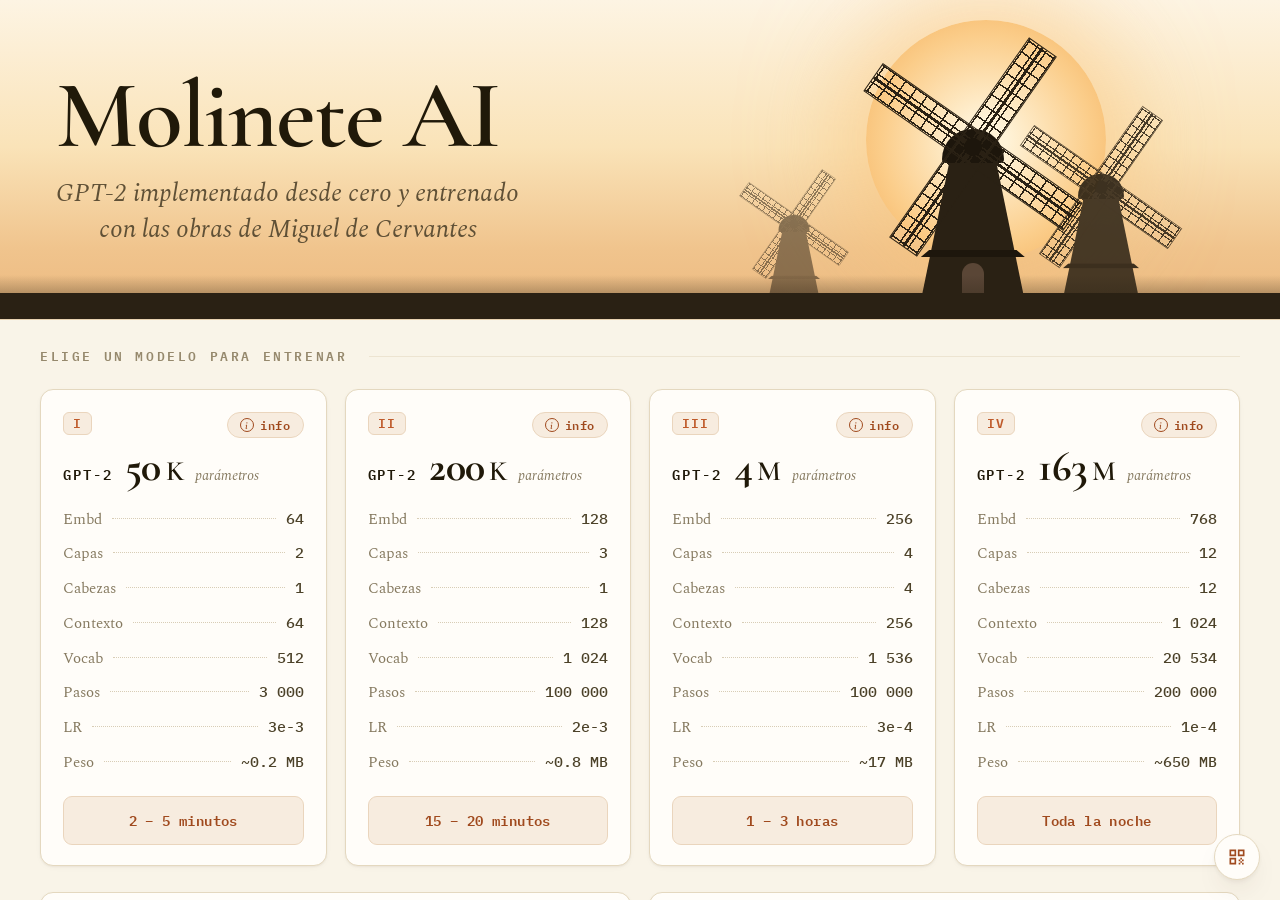
<file: web/index.html>
﻿<!DOCTYPE html>
<html lang="es">
<head>
  <meta charset="UTF-8">
  <meta name="viewport" content="width=device-width, initial-scale=1.0">
  <meta name="theme-color" content="#f9f4e8">
  <title>Molinete AI</title>
  <link rel="icon" href="data:image/svg+xml,%3Csvg xmlns='http://www.w3.org/2000/svg' viewBox='0 0 28 32'%3E%3Cg fill='%23bf5a2a'%3E%3Cpath d='M10 32V18L12 14H16L18 18V32H10Z' opacity='0.85'/%3E%3Cpath d='M11 14 Q14 9 17 14 Z'/%3E%3Ccircle cx='14' cy='13' r='2.4'/%3E%3Cpath d='M15.5 11.5 L23 4 Q25 3 25 5 L18 13 Z'/%3E%3Cpath d='M15.5 14.5 L23 22 Q25 24 23 25 L16 16 Z'/%3E%3Cpath d='M12.5 14.5 L5 22 Q3 24 3 22 L10 14 Z'/%3E%3Cpath d='M12.5 11.5 L5 4 Q3 3 5 1 L13.5 10 Z'/%3E%3C/g%3E%3C/svg%3E">
  <link rel="preconnect" href="https://fonts.googleapis.com">
  <link rel="preconnect" href="https://fonts.gstatic.com" crossorigin>
  <link href="https://fonts.googleapis.com/css2?family=Cormorant+Garamond:ital,wght@0,500;0,600;0,700;1,500;1,600&family=Spectral:ital,wght@0,300;0,400;0,500;1,400&family=IBM+Plex+Mono:wght@400;500;600&display=swap" rel="stylesheet">
  <link rel="stylesheet" href="css/base.css?v=12">
  <link rel="stylesheet" href="css/theme/home.css?v=12">
  <link rel="stylesheet" href="css/theme/views.css?v=12">
  <link rel="stylesheet" href="css/theme/output.css?v=12">
</head>

<body>
<div class="app">

<!-- ══════ MAIN ══════ -->
<div id="main">

  <!-- Cabecera compartida (solo visible en vistas de módulo) -->
  <header id="header">
    <div id="hdr-home">
      <div class="logo-icon" id="windmill-logo">
        <svg width="19" height="22" viewBox="0 0 28 32" fill="white">
          <path d="M10 32V18L12 14H16L18 18V32H10Z" opacity="0.85"/>
          <path d="M11 14 Q14 9 17 14 Z"/>
          <circle cx="14" cy="13" r="2.4"/>
          <path d="M15.5 11.5 L23 4 Q25 3 25 5 L18 13 Z"/>
          <path d="M15.5 14.5 L23 22 Q25 24 23 25 L16 16 Z"/>
          <path d="M12.5 14.5 L5 22 Q3 24 3 22 L10 14 Z"/>
          <path d="M12.5 11.5 L5 4 Q3 3 5 1 L13.5 10 Z"/>
        </svg>
      </div>
      <div class="hdr-brand">
        <h1>Molinete AI</h1>
        <p>GPT-2 desde cero en Rust, entrenado en Cervantes</p>
      </div>
      <div class="hdr-status">
        <div id="status-dot"></div>
        <span id="status-text">Conectando…</span>
      </div>
    </div>
    <div id="hdr-module" class="hidden">
      <button id="back-btn" class="btn">← Inicio</button>
      <div class="hdr-task-info">
        <div class="hdr-task-name" id="hdr-task-name"></div>
        <div class="hdr-task-sub"  id="hdr-task-sub"></div>
      </div>
      <button id="stop-btn"  class="btn btn-danger hidden">■ Detener</button>
    </div>
  </header>

  <!-- ══════════════════════════════
       HOME VIEW
  ══════════════════════════════ -->
  <div id="home-view">

    <!-- Héroe: paisaje de molinos dibujado en CSS + wordmark -->
    <div class="nd-hero">
      <div class="nd-sun"></div>

      <div class="nd-mill nd-mill-far">
        <div class="body"></div><div class="eave"></div><div class="cap"></div>
        <div class="nd-rotor">
          <div class="sail s1"></div><div class="sail s2"></div><div class="sail s3"></div><div class="sail s4"></div>
        </div>
        <div class="hub"></div>
      </div>
      <div class="nd-mill nd-mill-right">
        <div class="body"></div><div class="eave"></div><div class="cap"></div>
        <div class="nd-rotor">
          <div class="sail s1"></div><div class="sail s2"></div><div class="sail s3"></div><div class="sail s4"></div>
        </div>
        <div class="hub"></div>
      </div>
      <div class="nd-mill nd-mill-main">
        <div class="body"></div><div class="eave"></div><div class="door"></div><div class="cap"></div>
        <div class="nd-rotor">
          <div class="sail s1"></div><div class="sail s2"></div><div class="sail s3"></div><div class="sail s4"></div>
        </div>
        <div class="hub"></div>
      </div>

      <div class="nd-ground"></div>
      <div class="nd-ground-fade"></div>

      <div class="nd-wordmark">
        <h1 class="parch-title">Molinete AI</h1>
        <div class="nd-tagline">GPT-2 implementado desde cero y entrenado<br>con las obras de Miguel de Cervantes</div>
      </div>
    </div>

    <!-- Etiqueta de sección -->
    <div class="nd-section">
      <span class="train-section-label">Elige un modelo para entrenar</span>
      <span class="nd-rule"></span>
    </div>

    <!-- Tarjetas de modelo -->
    <div class="model-grid">

      <div class="model-card" role="button" tabindex="0" data-id="5" data-name="GPT-2 50K"
           data-params="~50K" data-embd="64" data-capas="2" data-cabezas="1" data-ctx="64" data-vocab="512">
        <div class="model-card-top">
          <span class="model-roman">I</span>
          <button type="button" class="model-info-btn" aria-label="Ver arquitectura de GPT-2 50K">info</button>
        </div>
        <h3 class="model-name">
          <span class="mc-kicker">GPT-2</span>
          <span class="mc-big"><span class="mc-num">50</span><span class="mc-suf">K</span><span class="mc-unit">parámetros</span></span>
        </h3>
        <div class="model-specs">
          <div class="spec-row"><span class="spec-k">Embd</span><span class="spec-lead"></span><span class="spec-v">64</span></div>
          <div class="spec-row"><span class="spec-k">Capas</span><span class="spec-lead"></span><span class="spec-v">2</span></div>
          <div class="spec-row"><span class="spec-k">Cabezas</span><span class="spec-lead"></span><span class="spec-v">1</span></div>
          <div class="spec-row"><span class="spec-k">Contexto</span><span class="spec-lead"></span><span class="spec-v">64</span></div>
          <div class="spec-row"><span class="spec-k">Vocab</span><span class="spec-lead"></span><span class="spec-v">512</span></div>
          <div class="spec-row"><span class="spec-k">Pasos</span><span class="spec-lead"></span><span class="spec-v">3 000</span></div>
          <div class="spec-row"><span class="spec-k">LR</span><span class="spec-lead"></span><span class="spec-v">3e-3</span></div>
          <div class="spec-row"><span class="spec-k">Peso</span><span class="spec-lead"></span><span class="spec-v">~0.2 MB</span></div>
        </div>
        <div class="model-time">2 – 5 minutos</div>
      </div>

      <div class="model-card" role="button" tabindex="0" data-id="6" data-name="GPT-2 200K"
           data-params="~200K" data-embd="128" data-capas="3" data-cabezas="1" data-ctx="128" data-vocab="1024">
        <div class="model-card-top">
          <span class="model-roman">II</span>
          <button type="button" class="model-info-btn" aria-label="Ver arquitectura de GPT-2 200K">info</button>
        </div>
        <h3 class="model-name">
          <span class="mc-kicker">GPT-2</span>
          <span class="mc-big"><span class="mc-num">200</span><span class="mc-suf">K</span><span class="mc-unit">parámetros</span></span>
        </h3>
        <div class="model-specs">
          <div class="spec-row"><span class="spec-k">Embd</span><span class="spec-lead"></span><span class="spec-v">128</span></div>
          <div class="spec-row"><span class="spec-k">Capas</span><span class="spec-lead"></span><span class="spec-v">3</span></div>
          <div class="spec-row"><span class="spec-k">Cabezas</span><span class="spec-lead"></span><span class="spec-v">1</span></div>
          <div class="spec-row"><span class="spec-k">Contexto</span><span class="spec-lead"></span><span class="spec-v">128</span></div>
          <div class="spec-row"><span class="spec-k">Vocab</span><span class="spec-lead"></span><span class="spec-v">1 024</span></div>
          <div class="spec-row"><span class="spec-k">Pasos</span><span class="spec-lead"></span><span class="spec-v">100 000</span></div>
          <div class="spec-row"><span class="spec-k">LR</span><span class="spec-lead"></span><span class="spec-v">2e-3</span></div>
          <div class="spec-row"><span class="spec-k">Peso</span><span class="spec-lead"></span><span class="spec-v">~0.8 MB</span></div>
        </div>
        <div class="model-time">15 – 20 minutos</div>
      </div>

      <div class="model-card" role="button" tabindex="0" data-id="7" data-name="GPT-2 4M"
           data-params="~4M" data-embd="256" data-capas="4" data-cabezas="4" data-ctx="256" data-vocab="1536">
        <div class="model-card-top">
          <span class="model-roman">III</span>
          <button type="button" class="model-info-btn" aria-label="Ver arquitectura de GPT-2 4M">info</button>
        </div>
        <h3 class="model-name">
          <span class="mc-kicker">GPT-2</span>
          <span class="mc-big"><span class="mc-num">4</span><span class="mc-suf">M</span><span class="mc-unit">parámetros</span></span>
        </h3>
        <div class="model-specs">
          <div class="spec-row"><span class="spec-k">Embd</span><span class="spec-lead"></span><span class="spec-v">256</span></div>
          <div class="spec-row"><span class="spec-k">Capas</span><span class="spec-lead"></span><span class="spec-v">4</span></div>
          <div class="spec-row"><span class="spec-k">Cabezas</span><span class="spec-lead"></span><span class="spec-v">4</span></div>
          <div class="spec-row"><span class="spec-k">Contexto</span><span class="spec-lead"></span><span class="spec-v">256</span></div>
          <div class="spec-row"><span class="spec-k">Vocab</span><span class="spec-lead"></span><span class="spec-v">1 536</span></div>
          <div class="spec-row"><span class="spec-k">Pasos</span><span class="spec-lead"></span><span class="spec-v">100 000</span></div>
          <div class="spec-row"><span class="spec-k">LR</span><span class="spec-lead"></span><span class="spec-v">3e-4</span></div>
          <div class="spec-row"><span class="spec-k">Peso</span><span class="spec-lead"></span><span class="spec-v">~17 MB</span></div>
        </div>
        <div class="model-time">1 – 3 horas</div>
      </div>

      <div class="model-card" role="button" tabindex="0" data-id="8" data-name="GPT-2 163M"
           data-params="~163M" data-embd="768" data-capas="12" data-cabezas="12" data-ctx="1024" data-vocab="20534">
        <div class="model-card-top">
          <span class="model-roman">IV</span>
          <button type="button" class="model-info-btn" aria-label="Ver arquitectura de GPT-2 163M">info</button>
        </div>
        <h3 class="model-name">
          <span class="mc-kicker">GPT-2</span>
          <span class="mc-big"><span class="mc-num">163</span><span class="mc-suf">M</span><span class="mc-unit">parámetros</span></span>
        </h3>
        <div class="model-specs">
          <div class="spec-row"><span class="spec-k">Embd</span><span class="spec-lead"></span><span class="spec-v">768</span></div>
          <div class="spec-row"><span class="spec-k">Capas</span><span class="spec-lead"></span><span class="spec-v">12</span></div>
          <div class="spec-row"><span class="spec-k">Cabezas</span><span class="spec-lead"></span><span class="spec-v">12</span></div>
          <div class="spec-row"><span class="spec-k">Contexto</span><span class="spec-lead"></span><span class="spec-v">1 024</span></div>
          <div class="spec-row"><span class="spec-k">Vocab</span><span class="spec-lead"></span><span class="spec-v">20 534</span></div>
          <div class="spec-row"><span class="spec-k">Pasos</span><span class="spec-lead"></span><span class="spec-v">200 000</span></div>
          <div class="spec-row"><span class="spec-k">LR</span><span class="spec-lead"></span><span class="spec-v">1e-4</span></div>
          <div class="spec-row"><span class="spec-k">Peso</span><span class="spec-lead"></span><span class="spec-v">~650 MB</span></div>
        </div>
        <div class="model-time">Toda la noche</div>
      </div>

    </div>

    <!-- Acciones -->
    <div class="nd-actions">
      <button class="opt-btn" data-id="10">
        <span class="opt-num">❝</span>
        <span class="opt-label">Conversar y comparar<span class="opt-tag">Chatea con un modelo o lanza el mismo prompt a varios a la vez</span></span>
      </button>
      <button class="opt-btn" data-id="11">
        <span class="opt-num">↓</span>
        <span class="opt-label">Descargar el corpus<span class="opt-tag">≈ 7 MB · Project Gutenberg</span></span>
      </button>
    </div>

  </div><!-- /home-view -->


  <!-- ══════════════════════════════
       MODULE VIEW
  ══════════════════════════════ -->
  <div id="module-view" class="hidden">

    <!-- ── CHAT VIEW (módulo 10) ── -->
    <div id="chat-view" class="hidden">
      <div id="chat-messages">
        <div class="chat-wrap">

          <!-- Bienvenida / estado de carga -->
          <div id="chat-welcome" class="chat-welcome">
            <div class="chat-welcome-icon">
              <svg width="22" height="25" viewBox="0 0 28 32" fill="white">
                <path d="M10 32V18L12 14H16L18 18V32H10Z" opacity="0.85"/>
                <path d="M11 14 Q14 9 17 14 Z"/>
                <circle cx="14" cy="13" r="2.4"/>
                <path d="M15.5 11.5 L23 4 Q25 3 25 5 L18 13 Z"/>
                <path d="M15.5 14.5 L23 22 Q25 24 23 25 L16 16 Z"/>
                <path d="M12.5 14.5 L5 22 Q3 24 3 22 L10 14 Z"/>
                <path d="M12.5 11.5 L5 4 Q3 3 5 1 L13.5 10 Z"/>
              </svg>
            </div>
            <h3>Conversar y comparar</h3>
            <p id="chat-welcome-text">Buscando checkpoints entrenados…</p>
            <div class="chat-loading" id="chat-loading">
              <span>Iniciando…</span>
            </div>
          </div>

          <!-- Lista de mensajes -->
          <div id="chat-bubble-list"></div>

          <!-- Sugerencias de prompt (aparecen bajo la tarjeta del modelo) -->
          <div id="chat-suggest" class="hidden"></div>

          <!-- Indicador de pensando -->
          <div id="chat-thinking">
            <div class="bubble-avatar avatar-model">
              <svg width="14" height="16" viewBox="0 0 28 32" fill="currentColor"><path d="M10 32V18L12 14H16L18 18V32H10Z" opacity="0.85"/><path d="M11 14 Q14 9 17 14 Z"/><circle cx="14" cy="13" r="2.4"/><path d="M15.5 11.5 L23 4 Q25 3 25 5 L18 13 Z"/><path d="M15.5 14.5 L23 22 Q25 24 23 25 L16 16 Z"/><path d="M12.5 14.5 L5 22 Q3 24 3 22 L10 14 Z"/><path d="M12.5 11.5 L5 4 Q3 3 5 1 L13.5 10 Z"/></svg>
            </div>
            <div class="thinking-dots">
              <div class="thinking-dot"></div>
              <div class="thinking-dot"></div>
              <div class="thinking-dot"></div>
            </div>
          </div>

        </div>
      </div>

      <div id="input-bar" class="hidden">
        <!-- Controles: modelo cargado, temperatura y máximo de tokens -->
        <div id="chat-toolbar" class="hidden">
          <span class="chat-model-chip"><span id="chat-model-name">Modelo</span></span>
          <button type="button" class="chat-tokens-btn" id="chat-tokens-btn" aria-pressed="false">Ver tokens</button>
          <span class="chat-ctl">
            <span class="chat-ctl-label">Temperatura</span>
            <span class="stepper">
              <button id="temp-minus" type="button" aria-label="Bajar temperatura">−</button>
              <output id="temp-value">0.8</output>
              <button id="temp-plus" type="button" aria-label="Subir temperatura">+</button>
            </span>
          </span>
          <span class="chat-ctl">
            <span class="chat-ctl-label">Máx. tokens</span>
            <span class="stepper">
              <button id="max-minus" type="button" aria-label="Bajar máximo de tokens">−</button>
              <output id="max-value">100</output>
              <button id="max-plus" type="button" aria-label="Subir máximo de tokens">+</button>
            </span>
          </span>
        </div>

        <div class="input-inner">
          <textarea id="user-input" rows="1" placeholder="Escribe un prompt al estilo Cervantes… (Enter para enviar)" disabled></textarea>
          <button id="send-btn" disabled aria-label="Enviar">
            <svg width="15" height="15" fill="currentColor" viewBox="0 0 16 16"><path d="M15.964.686a.5.5 0 0 0-.65-.65L.767 5.855H.766l-.452.18a.5.5 0 0 0-.082.887l.41.26.001.002 4.995 3.178 3.178 4.995.002.002.26.41a.5.5 0 0 0 .886-.083l6-15Zm-1.833 1.89L6.637 10.07l-.215-.338a.5.5 0 0 0-.154-.154l-.338-.215 7.494-7.494 1.178-.471-.47 1.178Z"/></svg>
          </button>
        </div>
      </div>
    </div><!-- /chat-view -->


    <!-- ── COMPARADOR (módulo 12) ── -->
    <div id="comp-view" class="hidden">
      <div id="comp-messages">
        <div class="comp-wrap">

          <div id="comp-welcome" class="chat-welcome">
            <div class="chat-welcome-icon">
              <svg width="22" height="25" viewBox="0 0 28 32" fill="white">
                <path d="M10 32V18L12 14H16L18 18V32H10Z" opacity="0.85"/>
                <path d="M11 14 Q14 9 17 14 Z"/>
                <circle cx="14" cy="13" r="2.4"/>
                <path d="M15.5 11.5 L23 4 Q25 3 25 5 L18 13 Z"/>
                <path d="M15.5 14.5 L23 22 Q25 24 23 25 L16 16 Z"/>
                <path d="M12.5 14.5 L5 22 Q3 24 3 22 L10 14 Z"/>
                <path d="M12.5 11.5 L5 4 Q3 3 5 1 L13.5 10 Z"/>
              </svg>
            </div>
            <h3>Comparar modelos</h3>
            <p id="comp-welcome-text">Buscando checkpoints entrenados…</p>
            <div class="chat-loading" id="comp-loading">
              <span>Iniciando…</span>
            </div>
          </div>

          <div id="comp-prompt-line" class="comp-prompt-line hidden"></div>
          <div id="comp-grid"></div>

        </div>
      </div>

      <div id="comp-input-bar" class="hidden">
        <div id="comp-toolbar">
          <span class="chat-model-chip"><span id="comp-count">Modelos</span></span>
          <button type="button" class="chat-tokens-btn" id="comp-tokens-btn" aria-pressed="false" title="Alterna la vista de tokens; haz clic en un token para ver su ID">Ver tokens</button>
          <span class="chat-ctl">
            <span class="chat-ctl-label">Máx. tokens</span>
            <span class="stepper">
              <button id="comp-max-minus" type="button" aria-label="Bajar máximo de tokens">−</button>
              <output id="comp-max-value">80</output>
              <button id="comp-max-plus" type="button" aria-label="Subir máximo de tokens">+</button>
            </span>
          </span>
        </div>
        <div class="input-inner">
          <textarea id="comp-input" rows="1" placeholder="Escribe un prompt para todos los modelos… (Enter para enviar)" disabled></textarea>
          <button id="comp-send" disabled aria-label="Enviar">
            <svg width="15" height="15" fill="currentColor" viewBox="0 0 16 16"><path d="M15.964.686a.5.5 0 0 0-.65-.65L.767 5.855H.766l-.452.18a.5.5 0 0 0-.082.887l.41.26.001.002 4.995 3.178 3.178 4.995.002.002.26.41a.5.5 0 0 0 .886-.083l6-15Zm-1.833 1.89L6.637 10.07l-.215-.338a.5.5 0 0 0-.154-.154l-.338-.215 7.494-7.494 1.178-.471-.47 1.178Z"/></svg>
          </button>
        </div>
      </div>
    </div><!-- /comp-view -->


    <!-- ── TRAINING VIEW (módulos 5-9) ── -->
    <div id="train-view" class="hidden">
      <div id="train-split">

        <!-- IZQUIERDA: métricas y gráfica -->
        <div id="train-left">

          <!-- Dashboard -->
          <div class="train-dashboard" id="train-dashboard">
            <div class="train-meta-row" id="train-meta-row">
              <div class="train-meta-item">
                <span class="train-meta-label">Modelo</span>
                <span class="train-meta-value gold" id="tm-model">—</span>
              </div>
              <div class="train-meta-item">
                <span class="train-meta-label">Parámetros</span>
                <span class="train-meta-value" id="tm-params">—</span>
              </div>
              <div class="train-meta-item">
                <span class="train-meta-label">Pasos totales</span>
                <span class="train-meta-value" id="tm-steps">—</span>
              </div>
              <div class="train-meta-item">
                <span class="train-meta-label">LR inicial</span>
                <span class="train-meta-value" id="tm-lr">—</span>
              </div>
              <div class="train-meta-item">
                <span class="train-meta-label">Vocab</span>
                <span class="train-meta-value" id="tm-vocab">—</span>
              </div>
              <div class="train-meta-item">
                <span class="train-meta-label">Corpus</span>
                <span class="train-meta-value" id="tm-corpus">—</span>
              </div>
            </div>

            <div class="train-progress-label">
              <span id="train-step-label">Esperando inicio…</span>
              <span id="train-pct-label">0%</span>
            </div>
            <div class="progress-track">
              <div class="progress-fill" id="progress-fill"></div>
            </div>
            <div class="train-time-row">
              <span>Transcurrido <b id="tt-elapsed">—</b></span>
              <span>Velocidad <b id="tt-speed">—</b></span>
              <span>Restante <b id="tt-eta">—</b></span>
            </div>
          </div>

          <!-- Métricas -->
          <div class="metrics-row">
            <div class="metric-card">
              <div class="metric-label"><span class="serie-dot train"></span>Pérdida entren.</div>
              <div class="metric-value" id="metric-train">—</div>
              <div class="metric-sub">cross-entropy</div>
            </div>
            <div class="metric-card">
              <div class="metric-label"><span class="serie-dot val"></span>Pérdida val.</div>
              <div class="metric-value" id="metric-val">—</div>
              <div class="metric-sub" id="metric-val-best">mejor: —</div>
            </div>
            <div class="metric-card">
              <div class="metric-label">LR actual</div>
              <div class="metric-value" id="metric-lr">—</div>
              <div class="metric-sub">learning rate</div>
            </div>
            <div class="metric-card">
              <div class="metric-label">Perplejidad</div>
              <div class="metric-value" id="metric-perp">—</div>
              <div class="metric-sub">e^pérdida val.</div>
            </div>
          </div>

          <!-- Gráfica de pérdida -->
          <div class="loss-chart-card" id="loss-chart-card">
            <div class="loss-chart-header">
              <span class="loss-chart-title">Curva de pérdida</span>
              <div class="lc-scale" id="lc-scale" role="group" aria-label="Escala del eje de pasos">
                <button type="button" class="lc-scale-btn active" data-fit="0">Total</button>
                <button type="button" class="lc-scale-btn" data-fit="1">Zoom</button>
              </div>
              <div class="loss-legend">
                <span class="legend-item"><span class="legend-key train"></span>Entrenamiento</span>
                <span class="legend-item"><span class="legend-key val"></span>Validación</span>
              </div>
            </div>
            <div class="loss-chart-body" id="loss-chart-body" tabindex="0" aria-label="Curva de pérdida. Usa las flechas para recorrer los puntos.">
              <div class="loss-chart-empty" id="loss-chart-empty">Esperando datos del entrenamiento…</div>
              <svg id="loss-chart" width="100%" height="100%"></svg>
              <div class="lc-tip" id="lc-tip">
                <div class="lc-tip-step" id="lc-tip-step"></div>
                <div class="lc-tip-row"><span class="lc-tip-key" style="background:var(--serie-train)"></span><span class="lc-tip-val" id="lc-tip-train">—</span><span class="lc-tip-name">entrenamiento</span></div>
                <div class="lc-tip-row"><span class="lc-tip-key" style="background:var(--serie-val)"></span><span class="lc-tip-val" id="lc-tip-val">—</span><span class="lc-tip-name">validación</span></div>
              </div>
            </div>
          </div>

          <!-- Aviso de checkpoint -->
          <div id="checkpoint-badge" class="checkpoint-badge hidden">
            <span class="checkpoint-badge-icon">✓</span>
            <div>
              <div class="checkpoint-badge-text"><strong>Entrenamiento completado</strong></div>
              <div class="checkpoint-badge-path" id="checkpoint-path"></div>
            </div>
          </div>

        </div><!-- /train-left -->

        <!-- DERECHA: predicciones en vivo -->
        <div id="train-right">
          <div class="train-right-header">
            <span class="train-right-title">Predicciones en vivo</span>
          </div>
          <div id="train-right-scroll">

            <!-- Tarjeta de preparación (eventos "prep" del backend) -->
            <div class="prep-card hidden" id="prep-card">
              <div class="prep-title">Preparación</div>
              <div class="prep-list" id="prep-list"></div>
              <div class="tok-examples hidden" id="tok-examples">
                <div class="prep-title">Ejemplos de tokenización</div>
                <div id="tok-examples-list"></div>
              </div>
              <details class="prep-raw" id="prep-raw">
                <summary>registro completo</summary>
                <div class="vocab-log" id="vocab-log"></div>
              </details>
            </div>

            <div class="samples-empty" id="samples-empty">
              El modelo irá generando texto aquí durante el entrenamiento.<br>
              <em>Cada muestra representa un checkpoint de aprendizaje.</em>
            </div>
            <div class="samples-section" id="samples-section">
              <div id="samples-list"></div>
            </div>
          </div>
        </div><!-- /train-right -->

      </div>
    </div><!-- /train-view -->


    <!-- ── LEARN/DATA VIEW (módulos 1-4, 11) ── -->
    <div id="learn-view" class="hidden">
      <div id="learn-content">
        <div class="learn-wrap">

          <!-- Tabla de arquitecturas (módulo 3) -->
          <div id="arch-table-wrap" class="arch-table-card hidden">
            <div class="arch-table-title">Comparación de arquitecturas GPT-2</div>
            <table class="arch-table" id="arch-table">
              <thead>
                <tr>
                  <th>Modelo</th><th>Vocab</th><th>Embd</th><th>Cabezas</th><th>Capas</th><th>Parámetros</th><th>Mem MB</th>
                </tr>
              </thead>
              <tbody id="arch-table-body"></tbody>
            </table>
          </div>

          <!-- Tarjeta de descarga del corpus (módulo 11) -->
          <div class="dl-card hidden" id="dl-card">
            <div class="dl-head">
              <span class="prep-title">Descarga del corpus de Cervantes</span>
              <span class="dl-dest" id="dl-dest">cervantes.txt</span>
            </div>

            <div class="dl-confirm hidden" id="dl-confirm">
              <p id="dl-confirm-text"></p>
              <div class="dl-confirm-btns">
                <button type="button" class="btn" id="dl-cancel">Cancelar</button>
                <button type="button" class="btn btn-primary" id="dl-overwrite">Sobrescribir</button>
              </div>
            </div>

            <div class="dl-list" id="dl-list"></div>

            <div class="progress-track dl-progress hidden" id="dl-progress">
              <div class="progress-fill" id="dl-progress-fill"></div>
            </div>

            <div class="dl-done hidden" id="dl-done">
              <span class="checkpoint-badge-icon">✓</span>
              <span id="dl-done-text"></span>
            </div>

            <div id="dl-note"></div>

            <details class="prep-raw" id="dl-raw">
              <summary>registro completo</summary>
              <div class="vocab-log" id="dl-log"></div>
            </details>
          </div>

          <!-- Terminal -->
          <div class="learn-terminal-card">
            <div class="learn-terminal-bar">
              <div class="t-dots"><div class="t-dot td-r"></div><div class="t-dot td-y"></div><div class="t-dot td-g"></div></div>
              <span class="learn-terminal-label" id="learn-terminal-label">salida del proceso</span>
            </div>
            <pre id="output-pre"></pre>
            <div id="terminal-note"></div>
          </div>

        </div>
      </div>
    </div><!-- /learn-view -->


  </div><!-- /module-view -->

</div><!-- /main -->
</div><!-- /app -->

<!-- Botón flotante y modal: QR del repositorio -->
<button type="button" id="qr-btn" aria-label="Ver el QR del repositorio" title="Código del proyecto en GitHub">
  <svg width="20" height="20" viewBox="0 0 24 24" fill="currentColor" aria-hidden="true">
    <path d="M3 3h8v8H3V3Zm2 2v4h4V5H5Zm8-2h8v8h-8V3Zm2 2v4h4V5h-4ZM3 13h8v8H3v-8Zm2 2v4h4v-4H5Zm11-2h2v2h-2v-2Zm2 2h2v2h-2v-2Zm-2 2h2v2h-2v-2Zm2 2h2v2h-2v-2Zm-4-4h2v2h-2v-2Zm0 4h2v2h-2v-2Z"/>
  </svg>
</button>

<div id="qr-modal" class="qr-modal hidden" role="dialog" aria-modal="true" aria-labelledby="qr-title">
  <div class="qr-backdrop" id="qr-backdrop"></div>
  <div class="qr-card">
    <button type="button" class="qr-close" id="qr-close" aria-label="Cerrar">×</button>
    <div class="qr-kicker">Escanea el código</div>
    <div class="qr-title" id="qr-title">Molinete AI en GitHub</div>
    <img class="qr-img" src="img/qr_github.png" alt="QR del repositorio en GitHub">
    <a class="qr-link" href="https://github.com/JeroHoyos/Molinete-AI" target="_blank" rel="noopener">github.com/JeroHoyos/Molinete-AI</a>
  </div>
</div>

<!-- Modal: arquitectura del modelo -->
<div id="arch-modal" class="arch-modal hidden" role="dialog" aria-modal="true" aria-labelledby="arch-name">
  <div class="arch-backdrop" id="arch-backdrop"></div>
  <div class="arch-dialog">
    <button type="button" class="arch-close" id="arch-close" aria-label="Cerrar">×</button>
    <div class="arch-kicker">Arquitectura</div>
    <div class="arch-name" id="arch-name"></div>
    <div class="arch-sub" id="arch-sub"></div>
    <div id="arch-diagram"></div>
  </div>
</div>

<!-- JS modular (scripts clásicos en orden de dependencia) -->
<script src="js/config.js?v=12"></script>
<script src="js/dom.js?v=12"></script>
<script src="js/utils.js?v=12"></script>
<script src="js/views.js?v=12"></script>
<script src="js/ws.js?v=12"></script>
<script src="js/render.js?v=12"></script>
<script src="js/train.js?v=12"></script>
<script src="js/chat.js?v=12"></script>
<script src="js/comp.js?v=12"></script>
<script src="js/learn.js?v=12"></script>
<script src="js/arch.js?v=12"></script>
<script src="js/main.js?v=12"></script>
</body>
</html>
</file>
<file: web/css/base.css>
/* ════════════════════════════════════════════════════════════
   MOLINETE AI — sistema de diseño
   Crema y pergamino, acento terracota, tinta añil para datos.
   Cormorant Garamond (display) · Spectral (texto) · IBM Plex Mono (datos)

   base.css   → tokens, reset, marco de la app, cabecera, botones
   home.css   → héroe de molinos, tarjetas de modelo, acciones
   views.css  → chat y dashboard de entrenamiento
   output.css → terminal de aprendizaje, barra de entrada, responsive
   ════════════════════════════════════════════════════════════ */

*, *::before, *::after { box-sizing: border-box; margin: 0; padding: 0; }

:root {
  /* Superficies */
  --bg:        #f9f4e8;
  --bg-2:      #fffdf9;   /* tarjetas (superficie validada de la gráfica) */
  --bg-3:      #f1e9d7;
  --border:    #e4d8bf;
  --border-2:  #ede4d1;

  /* Tinta */
  --ink:       #201909;
  --text:      #2b2313;
  --text-2:    #4c4229;
  --text-3:    #85795f;
  --muted:     #96896d;

  /* Acento terracota */
  --gold:      #bf5a2a;
  --gold-l:    #d07a4a;
  --gold-2:    #a04a1e;
  --gold-bg:   #f7ecdf;
  --gold-brd:  #ead5bd;

  /* Series de la gráfica (validadas para CVD sobre --bg-2) */
  --serie-train: #bf5a2a;
  --serie-val:   #3a6db3;
  --azul:        #3a6db3;
  --azul-bg:     #e9eff8;
  --azul-brd:    #ccdaec;

  /* Estado */
  --green:     #55813f;
  --green-bg:  #ebf1e4;
  --green-brd: #cdddc0;
  --red:       #b3402e;
  --red-bg:    #f7e6e0;
  --red-brd:   #e3b9ab;

  /* Tipografía */
  --serif:     'Spectral', Georgia, serif;
  --display:   'Cormorant Garamond', Georgia, serif;
  --mono:      'IBM Plex Mono', ui-monospace, 'Cascadia Code', monospace;

  /* Relieve y curvas */
  --sombra-1:  0 1px 2px rgba(64,44,18,.05), 0 2px 10px -4px rgba(64,44,18,.08);
  --sombra-2:  0 2px 4px rgba(64,44,18,.06), 0 14px 30px -14px rgba(64,44,18,.28);
  --r-s: 9px;
  --r-m: 13px;
  --r-l: 16px;
  --transicion: .16s cubic-bezier(.4,0,.2,1);
}

html, body { height: 100%; overflow: hidden; }

body {
  font-family: var(--serif);
  background: var(--bg);
  color: var(--text);
  font-size: 18px;
  line-height: 1.65;
  -webkit-font-smoothing: antialiased;
}

.hidden { display: none !important; }

::selection { background: rgba(191,90,42,.22); }

::-webkit-scrollbar { width: 9px; height: 9px; }
::-webkit-scrollbar-track { background: transparent; }
::-webkit-scrollbar-thumb { background: #dccfb2; border-radius: 6px; border: 2px solid var(--bg); }
::-webkit-scrollbar-thumb:hover { background: var(--gold-l); }

:focus-visible {
  outline: 2px solid var(--gold);
  outline-offset: 2px;
  border-radius: 4px;
}

.app { display: flex; height: 100vh; overflow: hidden; }
#main { flex: 1; display: flex; flex-direction: column; min-width: 0; overflow: hidden; }

/* ─── Logo ─── */
.logo-icon {
  width: 44px; height: 44px; border-radius: var(--r-s);
  background: var(--gold);
  box-shadow: 0 2px 8px -2px rgba(191,90,42,.45);
  display: flex; align-items: center; justify-content: center;
  flex-shrink: 0; cursor: pointer; user-select: none;
  transition: transform .25s cubic-bezier(.34,1.56,.64,1);
}
.logo-icon:hover { transform: rotate(-12deg) scale(1.06); }

/* ─── Cabecera ─── */
#header {
  background: var(--bg);
  border-bottom: 1px solid var(--border-2);
  flex-shrink: 0;
}
/* En la home no hay barra superior: el wordmark vive en el héroe. */
#header:has(#hdr-home:not(.hidden)) { display: none; }

#hdr-home { padding: 14px 40px; display: flex; align-items: center; gap: 16px; }
#hdr-home .hdr-brand { flex: 1; min-width: 0; }
#hdr-home h1 { font-family: var(--display); font-size: 28px; font-weight: 700; color: var(--ink); line-height: 1.1; }
#hdr-home p { font-size: 15px; color: var(--muted); font-style: italic; }

#hdr-module { display: flex; align-items: center; gap: 12px; padding: 12px 40px; }
.hdr-task-info { flex: 1; min-width: 0; padding: 0 8px; }
.hdr-task-name {
  font-family: var(--display); font-size: 22px; font-weight: 700; color: var(--ink);
  white-space: nowrap; overflow: hidden; text-overflow: ellipsis; line-height: 1.2;
}
.hdr-task-sub { font-size: 14px; color: var(--muted); font-style: italic; margin-top: 1px; }

.hdr-status { display: flex; align-items: center; gap: 9px; flex-shrink: 0; }
#status-dot { width: 8px; height: 8px; border-radius: 50%; background: var(--muted); flex-shrink: 0; transition: background .3s; }
#status-text { font-family: var(--mono); font-size: 12.5px; color: var(--muted); letter-spacing: .02em; }

/* ─── Botones ─── */
.btn {
  font-family: var(--mono); font-size: 13px; font-weight: 500; letter-spacing: .02em;
  padding: 8px 18px; border-radius: var(--r-s);
  border: 1px solid var(--border); background: var(--bg-2);
  color: var(--text-2); cursor: pointer; white-space: nowrap;
  line-height: 1.5;
  transition: background var(--transicion), border-color var(--transicion), color var(--transicion);
}
.btn:hover:not(:disabled) { background: var(--gold-bg); border-color: var(--gold-brd); color: var(--gold-2); }
.btn:active:not(:disabled) { background: #f2e2cf; }
.btn:disabled { opacity: .4; cursor: not-allowed; }
.btn-danger { background: var(--red-bg); border-color: var(--red-brd); color: var(--red); }
.btn-danger:hover:not(:disabled) { background: #f3d5c8; border-color: var(--red); color: var(--red); }

/* ─── Punto de actividad (filas de preparación y descarga) ─── */
@keyframes dotB { 0%,80%,100% { transform: scale(.5); opacity: .3; } 40% { transform: scale(1); opacity: 1; } }

/* ─── Vista de módulo: marco ─── */
#module-view { flex: 1; display: flex; flex-direction: column; min-height: 0; overflow: hidden; }

/* ─── Animaciones ─── */
@keyframes fadeUp { from { opacity: 0; transform: translateY(10px); } to { opacity: 1; transform: translateY(0); } }
.fade-up { animation: fadeUp .2s ease-out both; }
@keyframes blink { 50% { opacity: 0; } }
.cursor::after { content: '▋'; display: inline-block; animation: blink 1s step-start infinite; color: var(--gold-l); font-size: .82em; }

@media (prefers-reduced-motion: reduce) {
  *, *::before, *::after {
    animation-duration: .01ms !important;
    animation-delay: 0s !important;
    animation-iteration-count: 1 !important;
    transition-duration: .01ms !important;
  }
}

/* ─────────────────────────────────────────
   Botón flotante con el QR del repositorio
   ───────────────────────────────────────── */
#qr-btn {
  position: fixed;
  right: 20px;
  bottom: 20px;
  z-index: 120;
  width: 46px;
  height: 46px;
  display: flex;
  align-items: center;
  justify-content: center;
  border-radius: 50%;
  border: 1px solid var(--border);
  background: var(--bg-2);
  color: var(--gold-2);
  cursor: pointer;
  box-shadow: var(--sombra-2);
  transition: transform .15s ease, color .15s ease, border-color .15s ease;
}
#qr-btn:hover { transform: translateY(-2px); color: var(--gold); border-color: var(--gold-brd); }

.qr-modal { position: fixed; inset: 0; z-index: 130; display: flex; align-items: center; justify-content: center; }
.qr-modal.hidden { display: none; }
.qr-backdrop { position: absolute; inset: 0; background: rgba(32, 25, 9, .45); }
.qr-card {
  position: relative;
  background: var(--bg-2);
  border: 1px solid var(--border);
  border-radius: 14px;
  box-shadow: var(--sombra-2);
  padding: 34px 44px 30px;
  text-align: center;
  max-width: 460px;
}
.qr-kicker { font: 500 13px/1 var(--mono); letter-spacing: .14em; text-transform: uppercase; color: var(--muted); margin-bottom: 8px; }
.qr-title  { font: 600 32px/1.2 var(--display); color: var(--ink); margin-bottom: 18px; }
.qr-img {
  width: 330px;
  height: 330px;
  display: block;
  margin: 0 auto 16px;
  background: #fff;
  border: 1px solid var(--border-2);
  border-radius: 10px;
  padding: 10px;
}
.qr-link { font: 500 14px/1.4 var(--mono); color: var(--gold-2); text-decoration: none; word-break: break-all; }
.qr-link:hover { color: var(--gold); text-decoration: underline; }
.qr-close {
  position: absolute;
  top: 10px;
  right: 12px;
  border: 0;
  background: none;
  cursor: pointer;
  font-size: 22px;
  line-height: 1;
  color: var(--text-3);
}
.qr-close:hover { color: var(--ink); }
</file>
<file: web/css/theme/home.css>
/* ════════════════ HOME ════════════════ */
#home-view { flex: 1; display: flex; flex-direction: column; background: var(--bg); overflow-y: auto; }

/* ── Héroe: paisaje de molinos dibujado en CSS ── */
.nd-hero {
  position: relative; width: 100%; height: 320px; overflow: hidden; flex: 0 0 auto;
  background: linear-gradient(180deg, #fdf4e3 0%, #fae3b8 46%, #f0c48d 78%, #ecb87e 100%);
  border-bottom: 1px solid #e8d3b2;
}
.nd-sun {
  position: absolute; left: 77%; top: 44%; transform: translate(-50%,-50%);
  width: 240px; height: 240px; border-radius: 50%;
  background: radial-gradient(circle, #fff3d8 12%, #fbcd8a 62%, #f3ad58 100%);
  box-shadow: 0 0 90px 30px rgba(249,196,124,.55);
}

/* transform-origin en la base: al escalar, los molinos quedan plantados en el suelo */
.nd-mill { position: absolute; bottom: 18px; width: 230px; height: 250px; transform-origin: bottom center; }
.nd-mill-main  { left: 76%; transform: translateX(-50%); }
.nd-mill-right { left: 86%; transform: translateX(-50%) scale(.74); opacity: .85; }
.nd-mill-far   { left: 62%; transform: translateX(-50%) scale(.5);  opacity: .5; }

.nd-mill .body {
  position: absolute; left: 50%; bottom: 0; transform: translateX(-50%);
  width: 104px; height: 152px; background: #2a2114;
  clip-path: polygon(30% 0, 70% 0, 100% 100%, 0 100%);
}
.nd-mill .eave {
  position: absolute; left: 50%; bottom: 44px; transform: translateX(-50%);
  width: 104px; height: 7px; background: #1d160c;
  clip-path: polygon(8% 0, 92% 0, 100% 100%, 0 100%);
}
.nd-mill .door {
  position: absolute; left: 50%; bottom: 0; transform: translateX(-50%);
  width: 22px; height: 38px; background: #5a4636; border-radius: 11px 11px 0 0;
}
.nd-mill .cap {
  position: absolute; left: 50%; top: 78px; transform: translateX(-50%);
  width: 62px; height: 34px; background: #1d160c; border-radius: 31px 31px 4px 4px;
}

/* El rotor agrupa las cuatro aspas y gira lentamente */
.nd-rotor {
  position: absolute; left: 50%; top: 96px; width: 0; height: 0; z-index: 3;
  animation: molinoGira 70s linear infinite;
}
.nd-mill-main  .nd-rotor { animation-duration: 48s; }
.nd-mill-right .nd-rotor { animation-duration: 62s; }
@keyframes molinoGira { to { transform: rotate(360deg); } }

.nd-mill .sail {
  position: absolute; left: 0; top: 0; width: 122px; height: 34px; margin-top: -17px;
  transform-origin: 0 50%; border: 1.5px solid #2a2114;
  background:
    linear-gradient(0deg, transparent calc(50% - 1.5px), #2a2114 calc(50% - 1.5px), #2a2114 calc(50% + 1.5px), transparent calc(50% + 1.5px)),
    repeating-linear-gradient(90deg, #2a2114 0 1.5px, transparent 1.5px 13px),
    repeating-linear-gradient(0deg, #2a2114 0 1.5px, transparent 1.5px 10px);
}
.nd-mill .s1 { transform: rotate(35deg); }
.nd-mill .s2 { transform: rotate(125deg); }
.nd-mill .s3 { transform: rotate(215deg); }
.nd-mill .s4 { transform: rotate(305deg); }
.nd-mill .hub {
  position: absolute; left: 50%; top: 96px; transform: translate(-50%,-50%);
  width: 18px; height: 18px; border-radius: 50%; background: #1d160c; z-index: 4;
}

.nd-ground { position: absolute; left: 0; right: 0; bottom: 0; height: 26px; background: #2a2114; }
.nd-ground-fade { position: absolute; left: 0; right: 0; bottom: 26px; height: 18px; background: linear-gradient(180deg, rgba(42,33,20,0), rgba(42,33,20,.28)); }

.nd-wordmark { position: absolute; left: 56px; top: 50%; transform: translateY(-50%); z-index: 5; }
.nd-wordmark .parch-title {
  font-family: var(--display); font-weight: 600;
  font-size: clamp(64px, 7.5vw, 112px); line-height: .92; letter-spacing: -.02em;
  color: var(--ink); margin: 0;
  animation: fadeUp .7s cubic-bezier(.22,1,.36,1) both;
}
.nd-tagline {
  margin-top: 16px; font-family: var(--serif); font-style: italic;
  font-size: 25px; color: #5f5036; max-width: 660px; line-height: 1.45;
  text-align: center;
  animation: fadeUp .7s cubic-bezier(.22,1,.36,1) .15s both;
}

/* ── Etiqueta de sección ── */
.nd-section { display: flex; align-items: center; gap: 22px; padding: 26px 40px 6px; flex: 0 0 auto; }
.train-section-label {
  font-family: var(--mono); font-size: 13px; font-weight: 600;
  letter-spacing: .2em; text-transform: uppercase; color: var(--muted);
}
.nd-rule { flex: 1; height: 1px; background: var(--border-2); }

/* ── Tarjetas de modelo ── */
.model-grid {
  display: grid; grid-template-columns: repeat(4, 1fr); gap: 18px;
  padding: 16px 40px 8px; flex: 0 0 auto; align-items: stretch; align-content: start;
}
.model-card {
  position: relative; display: flex; flex-direction: column;
  background: var(--bg-2); border: 1px solid var(--border);
  border-radius: var(--r-m); padding: 22px 22px 20px;
  cursor: pointer; text-align: left; overflow: hidden;
  font-family: var(--serif); color: var(--text);
  box-shadow: var(--sombra-1);
  transition: transform var(--transicion), box-shadow var(--transicion), border-color var(--transicion);
}
/* hairline superior que se dibuja al pasar el cursor */
.model-card::before {
  content: ''; position: absolute; left: 0; right: 0; top: 0; height: 3px;
  background: var(--gold); transform: scaleX(0); transform-origin: left;
  transition: transform .22s ease;
}
.model-card:hover:not(.is-disabled) {
  border-color: #d9c7a4; transform: translateY(-3px); box-shadow: var(--sombra-2);
}
.model-card:hover:not(.is-disabled)::before { transform: scaleX(1); }
.model-card:active:not(.is-disabled) { transform: translateY(-1px); }
.model-card.is-disabled { opacity: .35; cursor: not-allowed; pointer-events: none; }
.model-card-active { border-color: var(--gold) !important; }
.model-card-active::before { transform: scaleX(1); }

.model-card-top { display: flex; align-items: flex-start; justify-content: space-between; margin-bottom: 10px; }
.model-info-btn {
  padding: 5px 12px; border-radius: 999px;
  border: 1px solid var(--gold-brd); background: var(--gold-bg);
  color: var(--gold-2); cursor: pointer; flex-shrink: 0;
  font-family: var(--mono); font-size: 12px; font-weight: 600; letter-spacing: .05em;
  display: inline-flex; align-items: center; gap: 6px; line-height: 1;
  transition: background var(--transicion), border-color var(--transicion), color var(--transicion), transform var(--transicion);
}
.model-info-btn::before {
  content: 'i'; width: 14px; height: 14px; border-radius: 50%;
  border: 1.5px solid currentColor;
  font-family: var(--display); font-style: italic; font-weight: 700; font-size: 11px;
  display: inline-flex; align-items: center; justify-content: center;
}
.model-info-btn:hover { background: var(--gold); border-color: var(--gold); color: #fff; transform: scale(1.05); }
.model-roman {
  font-family: var(--mono); font-size: 13px; font-weight: 600; letter-spacing: .08em;
  color: var(--gold); border: 1px solid var(--gold-brd); background: var(--gold-bg);
  border-radius: 6px; padding: 4px 9px; line-height: 1;
}

.model-name {
  display: flex; flex-direction: row; align-items: baseline; flex-wrap: nowrap;
  column-gap: 12px; margin-bottom: 16px; white-space: nowrap; font-weight: 400;
}
.mc-kicker {
  font-family: var(--mono); font-size: 14px; font-weight: 600;
  letter-spacing: .14em; text-transform: uppercase; color: var(--ink);
  display: inline-flex; align-items: center; flex: none;
}
.mc-big { font-family: var(--display); line-height: .9; display: inline-flex; align-items: baseline; gap: 5px; }
.mc-num { font-family: var(--display); font-size: 42px; font-weight: 700; color: var(--ink); letter-spacing: -.015em; }
.mc-suf { font-family: var(--display); font-size: 28px; font-weight: 600; color: var(--ink); }
.mc-unit { font-family: var(--serif); font-size: 14px; font-style: italic; color: var(--text-3); margin-left: 6px; }

.model-specs { display: flex; flex-direction: column; flex: 1; }
.spec-row { display: flex; align-items: baseline; gap: 10px; padding: 4.5px 0; }
.spec-k { font-size: 15px; color: var(--text-3); }
.spec-lead { flex: 1; border-bottom: 1px dotted #d8cdb6; transform: translateY(-5px); }
.spec-v { font-family: var(--mono); font-size: 14.5px; font-weight: 500; color: var(--text-2); }

.model-time {
  margin-top: 16px; padding: 12px; background: var(--gold-bg);
  border: 1px solid var(--gold-brd); border-radius: var(--r-s);
  font-family: var(--mono); font-size: 13.5px; font-weight: 600; letter-spacing: .03em;
  color: var(--gold-2); text-align: center;
  transition: background var(--transicion), border-color var(--transicion), color var(--transicion);
}
.model-card:hover:not(.is-disabled) .model-time { background: var(--gold); border-color: var(--gold); color: #fff; }

/* ── Acciones: chat/comparador y corpus ── */
.nd-actions {
  display: grid; grid-template-columns: repeat(2, 1fr); gap: 18px; flex: 0 0 auto;
  padding: 18px 40px 30px;
}
.nd-actions .opt-btn {
  position: relative; display: flex; align-items: center; gap: 18px; width: 100%;
  padding: 20px 24px; border: 1px solid var(--border); border-radius: var(--r-m);
  background: var(--bg-2); box-shadow: var(--sombra-1); overflow: hidden;
  color: var(--text); cursor: pointer; text-align: left; font-family: var(--serif);
  transition: transform var(--transicion), box-shadow var(--transicion), border-color var(--transicion);
}
.nd-actions .opt-btn::before {
  content: ''; position: absolute; left: 0; top: 0; bottom: 0; width: 4px;
  background: var(--gold); transform: scaleY(0); transform-origin: bottom;
  transition: transform .18s ease;
}
.nd-actions .opt-btn:hover:not(:disabled) {
  transform: translateY(-3px); border-color: #d9c7a4; box-shadow: var(--sombra-2);
}
.nd-actions .opt-btn:hover:not(:disabled)::before { transform: scaleY(1); }
.nd-actions .opt-btn:active:not(:disabled) { transform: translateY(-1px); }
.nd-actions .opt-btn:disabled { opacity: .35; cursor: not-allowed; }
.opt-btn-active { border-color: var(--gold) !important; }

.nd-actions .opt-num {
  flex: none; width: 50px; height: 50px; border-radius: var(--r-m);
  background: var(--gold-bg); color: var(--gold);
  display: flex; align-items: center; justify-content: center;
  font-family: var(--display); font-size: 25px; line-height: 1;
  transition: background var(--transicion), color var(--transicion), transform var(--transicion);
}
.nd-actions .opt-btn:hover:not(:disabled) .opt-num { background: var(--gold); color: #fff; transform: scale(1.05); }
.nd-actions .opt-label { flex: 1; font-family: var(--display); font-size: 22px; font-weight: 700; color: var(--ink); line-height: 1.15; }
.nd-actions .opt-tag { font-family: var(--serif); font-size: 15px; color: var(--muted); font-style: italic; font-weight: 400; display: block; margin-top: 4px; }
.nd-actions .opt-btn::after {
  content: '→'; font-family: var(--mono); font-size: 22px; color: var(--gold);
  margin-left: 8px; opacity: 0; transform: translateX(-6px);
  transition: opacity var(--transicion), transform var(--transicion);
}
.nd-actions .opt-btn:hover:not(:disabled)::after { opacity: 1; transform: translateX(0); }

/* ════════════════ MODAL DE ARQUITECTURA ════════════════ */
.arch-modal { position: fixed; inset: 0; z-index: 50; display: flex; align-items: center; justify-content: center; padding: 24px; }
.arch-backdrop { position: absolute; inset: 0; background: rgba(32,25,9,.45); backdrop-filter: blur(3px); }
.arch-dialog {
  position: relative; background: #FCF3E4; border: 1px solid var(--border);
  border-radius: var(--r-l); box-shadow: 0 28px 70px -24px rgba(32,25,9,.55);
  width: min(1020px, 100%); max-height: 92vh; overflow-y: auto;
  padding: 26px 34px 30px; animation: archAparece .3s cubic-bezier(.22,1,.36,1) both;
}
@keyframes archAparece { from { opacity: 0; transform: translateY(16px) scale(.97); } to { opacity: 1; transform: none; } }
.arch-close {
  position: absolute; top: 14px; right: 14px;
  width: 32px; height: 32px; border-radius: 50%;
  border: 1px solid var(--border); background: var(--bg-2);
  color: var(--muted); font-size: 18px; line-height: 1; cursor: pointer;
  display: flex; align-items: center; justify-content: center;
  transition: background var(--transicion), border-color var(--transicion), color var(--transicion);
}
.arch-close:hover { background: var(--red-bg); border-color: var(--red-brd); color: var(--red); }
.arch-kicker {
  font-family: var(--mono); font-size: 11px; font-weight: 600;
  letter-spacing: .18em; text-transform: uppercase; color: var(--gold-2); margin-bottom: 2px;
}
.arch-name { font-family: var(--display); font-size: 30px; font-weight: 700; color: var(--ink); line-height: 1.15; }
.arch-sub { font-family: var(--mono); font-size: 12px; color: var(--muted); margin: 4px 0 18px; }

/* ── Diagrama SVG estilo presentación ── */
.ad2 { display: block; width: 100%; height: auto; margin-top: 6px; }

.ad2-title { font-family: var(--display); font-size: 19px; font-weight: 700; }
.ad2-dim   { font-family: var(--mono); font-size: 11.5px; font-weight: 500; }
.ad2-plus  { font-family: var(--mono); font-size: 22px; font-weight: 600; }
.ad2-capas { font-family: var(--mono); font-size: 15px; font-weight: 600; letter-spacing: .04em; }

/* entrada por etapas, como la secuencia de la presentación */
.ad2-in { opacity: 0; animation: ad2In .5s cubic-bezier(.22,1,.36,1) forwards; }
@keyframes ad2In { from { opacity: 0; transform: translateY(10px); } to { opacity: 1; transform: none; } }
.ad2-pop { opacity: 0; transform-box: fill-box; transform-origin: center; animation: ad2Pop .4s cubic-bezier(.34,1.56,.64,1) forwards; }
@keyframes ad2Pop { from { opacity: 0; transform: scale(.3); } to { opacity: 1; transform: scale(1); } }
.ad2-draw { stroke-dasharray: 1; stroke-dashoffset: 1; animation: ad2Draw .4s ease-out forwards; }
@keyframes ad2Draw { to { stroke-dashoffset: 0; } }

/* las tarjetas responden al cursor */
.ad2-card { transform-box: fill-box; transform-origin: center; transition: transform .18s cubic-bezier(.22,1,.36,1); }
.ad2-card:hover { transform: translateY(-4px) scale(1.02); }

/* el token que recorre el flujo */
.ad2-pulse-dot { filter: drop-shadow(0 0 5px rgba(191,90,42,.75)); }
</file>
<file: web/css/theme/views.css>
/* ════════════════ CHAT ════════════════ */
#chat-view { flex: 1; display: flex; flex-direction: column; min-height: 0; overflow: hidden; }
#chat-messages { flex: 1; overflow-y: auto; padding: 28px; background: var(--bg); }
.chat-wrap { max-width: 780px; margin: 0 auto; display: flex; flex-direction: column; gap: 18px; }

/* ── Bienvenida / carga ── */
.chat-welcome {
  text-align: center; padding: 48px 20px 24px;
  display: flex; flex-direction: column; align-items: center; gap: 14px;
}
.chat-welcome-icon {
  width: 62px; height: 62px; border-radius: var(--r-m);
  background: var(--gold); box-shadow: 0 6px 18px -6px rgba(191,90,42,.55);
  display: flex; align-items: center; justify-content: center;
}
.chat-welcome h3 { font-family: var(--display); font-size: 34px; font-weight: 700; color: var(--ink); line-height: 1.15; }
.chat-welcome p { font-size: 17px; color: var(--text-3); max-width: 560px; line-height: 1.7; font-style: italic; }
.chat-loading { font-family: var(--mono); font-size: 13px; color: var(--muted); display: flex; align-items: center; gap: 10px; }

/* ── Selector de checkpoints ── */
/* En modo selector la bienvenida se compacta (el título ya está en la
   cabecera) y la columna se ensancha para que quepan más tarjetas. */
.chat-welcome.picker-mode { padding: 14px 12px 4px; gap: 4px; }
.chat-welcome.picker-mode .chat-welcome-icon,
.chat-welcome.picker-mode > h3,
.chat-welcome.picker-mode > p { display: none; }
#chat-messages .chat-wrap:has(#ck-picker-wrap) { max-width: 1240px; }

.ck-picker-heading {
  font-family: var(--display); font-size: 28px; font-weight: 700; color: var(--ink);
  text-align: center; margin-bottom: 4px;
}
.ck-picker-sub { font-size: 15.5px; color: var(--muted); font-style: italic; text-align: center; margin-bottom: 20px; line-height: 1.6; max-width: 640px; }
.ck-picker-sub b { color: var(--gold-2); font-weight: 600; }
.ck-model-grid {
  display: grid; grid-template-columns: repeat(auto-fill, minmax(235px, 1fr));
  gap: 14px; width: 100%; margin-top: 4px;
}
.ck-model-card {
  position: relative; background: var(--bg-2); border: 1px solid var(--border);
  border-radius: var(--r-m); padding: 16px 16px 14px; cursor: pointer; text-align: left;
  font-family: var(--serif); color: var(--text); overflow: hidden;
  display: flex; flex-direction: column; box-shadow: var(--sombra-1);
  transition: transform var(--transicion), box-shadow var(--transicion), border-color var(--transicion);
}
.ck-model-card::before {
  content: ''; position: absolute; left: 0; right: 0; top: 0; height: 3px;
  background: var(--gold); transform: scaleX(0); transform-origin: left;
  transition: transform .22s ease;
}
.ck-model-card.ck-has-mejor::before { background: var(--green); }
.ck-model-card:hover { border-color: #d9c7a4; transform: translateY(-3px); box-shadow: var(--sombra-2); }
.ck-model-card:hover::before { transform: scaleX(1); }
.ck-model-idx {
  font-family: var(--mono); font-size: 11px; font-weight: 600;
  color: var(--muted); letter-spacing: .16em; text-transform: uppercase; margin-bottom: 6px;
}
.ck-model-display { font-family: var(--display); font-size: 22px; font-weight: 700; color: var(--ink); margin-bottom: 2px; line-height: 1.15; }
.ck-model-folder {
  font-family: var(--mono); font-size: 11px; color: var(--muted);
  margin-bottom: 12px; overflow: hidden; text-overflow: ellipsis; white-space: nowrap;
}

/* fichas compactas con los datos clave */
.ck-stats-mini { display: grid; grid-template-columns: 1fr 1fr; gap: 8px; margin-bottom: 10px; }
.ck-mini {
  background: var(--bg-3); border: 1px solid var(--border-2);
  border-radius: var(--r-s); padding: 7px 10px 6px; min-width: 0;
}
.ck-mini b {
  display: block; font-family: var(--mono); font-size: 14px; font-weight: 600;
  color: var(--ink); line-height: 1.25; white-space: nowrap; overflow: hidden; text-overflow: ellipsis;
}
.ck-mini span {
  font-family: var(--mono); font-size: 9.5px; letter-spacing: .07em;
  text-transform: uppercase; color: var(--muted);
}
.ck-meta-line { font-family: var(--mono); font-size: 11px; color: var(--muted); margin-bottom: 12px; }
.ck-meta-line .ok { color: var(--green); }
.ck-stats-block { flex: 1; display: flex; flex-direction: column; margin-bottom: 12px; }
.ck-stat-row { display: flex; justify-content: space-between; align-items: baseline; gap: 10px; padding: 4px 0; border-bottom: 1px dotted #ddd1b8; }
.ck-stat-row:last-child { border-bottom: none; }
.ck-stat-k { font-size: 14px; color: var(--text-3); }
.ck-stat-v { font-family: var(--mono); font-size: 14px; font-weight: 600; color: var(--text-2); }
.ck-tags { display: flex; gap: 8px; flex-wrap: wrap; margin-bottom: 16px; }
.ck-tag {
  font-family: var(--mono); font-size: 11.5px; font-weight: 500; letter-spacing: .02em;
  padding: 3px 10px; border-radius: 6px;
}
.ck-tag-mejor  { background: var(--green-bg); color: var(--green); border: 1px solid var(--green-brd); }
.ck-tag-ultimo { background: var(--azul-bg);  color: var(--azul);  border: 1px solid var(--azul-brd); }
.ck-select-btn {
  display: flex; align-items: center; justify-content: center; gap: 8px;
  padding: 10px 18px; border-radius: var(--r-s); margin-top: auto;
  background: var(--gold-bg); border: 1px solid var(--gold-brd); color: var(--gold-2);
  font-family: var(--mono); font-size: 13.5px; font-weight: 600; letter-spacing: .04em;
  transition: background var(--transicion), border-color var(--transicion), color var(--transicion);
}
.ck-model-card:hover .ck-select-btn { background: var(--gold); border-color: var(--gold); color: #fff; }
.ck-model-card.comp-on .ck-select-btn { background: var(--gold); border-color: var(--gold); color: #fff; }
.ck-no-models { font-size: 18px; color: var(--text-3); font-style: italic; margin-top: 20px; }

/* pie de tarjeta: botón de estado + quitar instancia */
.ck-card-foot { display: flex; gap: 8px; margin-top: auto; align-items: stretch; }
.ck-card-foot .ck-select-btn { flex: 1; margin-top: 0; }
.ck-minus {
  width: 40px; border-radius: var(--r-s); border: 1px solid var(--border);
  background: var(--bg-2); color: var(--muted); cursor: pointer;
  font-family: var(--mono); font-size: 17px; line-height: 1; flex-shrink: 0;
  transition: background var(--transicion), border-color var(--transicion), color var(--transicion);
}
.ck-minus:hover { background: var(--red-bg); border-color: var(--red-brd); color: var(--red); }

/* barra de acción del selector unificado: pegada al borde inferior
   para que el botón principal siempre quede a la vista */
.ck-action-bar {
  position: sticky; bottom: 0; z-index: 5; width: 100%;
  display: flex; flex-direction: column; align-items: center; gap: 7px;
  margin-top: 18px; padding: 18px 0 8px;
  background: linear-gradient(180deg, rgba(249,244,232,0), var(--bg) 40%);
}
.ck-go { padding: 12px 34px; font-size: 14.5px; box-shadow: var(--sombra-2); }
.ck-action-hint { font-family: var(--serif); font-style: italic; font-size: 14px; color: var(--muted); }

/* botón de borrado en las tarjetas del selector */
.ck-del-btn {
  position: absolute; top: 10px; right: 10px; z-index: 2;
  min-width: 26px; height: 26px; padding: 0 8px; border-radius: 999px;
  border: 1px solid var(--border); background: var(--bg-2); color: var(--muted);
  font-family: var(--mono); font-size: 15px; line-height: 1; cursor: pointer;
  display: flex; align-items: center; justify-content: center;
  transition: background var(--transicion), border-color var(--transicion), color var(--transicion);
}
.ck-del-btn:hover { background: var(--red-bg); border-color: var(--red-brd); color: var(--red); }
.ck-del-btn.confirmar {
  background: var(--red); border-color: var(--red); color: #fff;
  font-size: 11.5px; font-weight: 600; letter-spacing: .02em;
}

/* ── Burbujas ── */
#chat-bubble-list { display: flex; flex-direction: column; gap: 18px; }
.bubble-row { display: flex; gap: 12px; animation: fadeUp .2s ease-out both; }
.bubble-row.user { flex-direction: row-reverse; }
.bubble-avatar {
  width: 36px; height: 36px; border-radius: var(--r-s); flex-shrink: 0;
  display: flex; align-items: center; justify-content: center;
  font-family: var(--mono); font-size: 12px; font-weight: 600; margin-top: 2px;
}
.avatar-model { background: var(--gold); color: #fff; box-shadow: 0 2px 8px -3px rgba(191,90,42,.5); }
.avatar-user  { background: var(--bg-3); color: var(--text-2); border: 1px solid var(--border); }

.bubble { max-width: 76%; padding: 14px 20px; border-radius: var(--r-l); font-size: 18px; line-height: 1.7; box-shadow: var(--sombra-1); }
.bubble-model { background: var(--bg-2); border: 1px solid var(--border); color: var(--text); border-top-left-radius: 5px; }
.bubble-prompt { color: var(--gold-2); font-weight: 600; }

/* ── Vista de tokens en las burbujas ── */
.chat-tokens-btn {
  font-family: var(--mono); font-size: 12px; font-weight: 500; letter-spacing: .03em;
  padding: 5px 14px; border-radius: 999px; cursor: pointer;
  border: 1px solid var(--border); background: var(--bg-2); color: var(--muted);
  transition: background var(--transicion), border-color var(--transicion), color var(--transicion);
}
.chat-tokens-btn:hover { color: var(--gold-2); border-color: var(--gold-brd); }
.chat-tokens-btn.active { background: var(--gold-bg); border-color: var(--gold-brd); color: var(--gold-2); font-weight: 600; }

.bubble-tokens { display: none; }
.ver-tokens .tok-dual:has(.bubble-tokens) .bubble-text { display: none; }
.ver-tokens .tok-dual .bubble-tokens { display: block; }

.bubble-tok-flow {
  font-family: var(--mono); font-size: 14.5px; line-height: 2.15;
  word-break: break-word; color: var(--ink);
}
.tok-i {
  border-radius: 4px; padding: 3px 1.5px; white-space: pre-wrap;
  box-decoration-break: clone; -webkit-box-decoration-break: clone;
  cursor: pointer; transition: filter .1s, box-shadow .1s;
}
.tok-i.sel { box-shadow: 0 0 0 2px var(--gold); filter: brightness(.96); }
.tok-i.tok-prompt.sel { box-shadow: 0 0 0 2px var(--gold), inset 0 -2.5px 0 rgba(191,90,42,.55); }
/* paleta rotativa de tonos suaves — cada token distinto de su vecino */
.tok-i.c0 { background: #f3ddc6; }
.tok-i.c1 { background: #e3ecd5; }
.tok-i.c2 { background: #d9e6f1; }
.tok-i.c3 { background: #ecdeeb; }
.tok-i.c4 { background: #f6ecc4; }
/* los tokens del prompt llevan un subrayado terracota */
.tok-i.tok-prompt { box-shadow: inset 0 -2.5px 0 rgba(191,90,42,.55); }
.tok-i:hover {
  filter: brightness(.94);
  box-shadow: 0 0 0 1.5px var(--gold-brd);
}
.tok-i.tok-prompt:hover { box-shadow: 0 0 0 1.5px var(--gold), inset 0 -2.5px 0 rgba(191,90,42,.55); }

.bubble-tok-count {
  display: flex; align-items: center; flex-wrap: wrap; gap: 8px 16px;
  font-family: var(--mono); font-size: 11.5px; color: var(--muted);
  margin-top: 12px; padding-top: 9px; border-top: 1px dotted #ddd1b8;
}
.tok-leg { display: inline-flex; align-items: center; gap: 6px; }
.tok-leg-key { width: 16px; height: 12px; border-radius: 3px; flex-shrink: 0; }
.tok-leg-key.prompt { background: #f3ddc6; box-shadow: inset 0 -2.5px 0 rgba(191,90,42,.55); }
.tok-leg-key.gen { background: #d9e6f1; }
.tok-leg-total { margin-left: auto; font-weight: 600; color: var(--text-2); }
.tok-sep {
  font-family: var(--mono); color: var(--gold); font-weight: 600;
  padding: 0 6px; user-select: none;
}

/* etiqueta emergente con el ID del token */
.tok-pop {
  position: fixed; z-index: 60; min-width: 120px;
  background: var(--ink); color: #f7ecdd; border-radius: var(--r-s);
  padding: 9px 13px; box-shadow: 0 10px 28px -10px rgba(32,25,9,.6);
  animation: fadeUp .12s ease-out both; pointer-events: none;
}
.tok-pop::after {
  content: ''; position: absolute; left: 50%; bottom: -5px; transform: translateX(-50%) rotate(45deg);
  width: 10px; height: 10px; background: var(--ink);
}
.tok-pop.abajo::after { bottom: auto; top: -5px; }
.tok-pop-id { font-family: var(--mono); font-size: 13px; color: #f0d9bf; }
.tok-pop-id b { font-size: 16px; color: #fff; font-weight: 700; }
.tok-pop-meta { font-family: var(--mono); font-size: 10.5px; color: #c8b79c; margin-top: 3px; }
.tok-pop-lit { font-family: var(--mono); font-size: 12px; color: #ffe6cf; margin-top: 5px; word-break: break-all; }
.bubble-user  { background: var(--gold-bg); border: 1px solid var(--gold-brd); color: var(--text-2); border-top-right-radius: 5px; }
.bubble-info  { text-align: center; font-family: var(--mono); font-size: 12px; color: var(--muted); padding: 4px 0; }

/* Tarjeta de modelo cargado */
.chat-ready-card {
  margin: 6px auto 2px; max-width: 460px; width: 100%;
  background: var(--bg-2); border: 1px solid var(--border); border-radius: var(--r-l);
  box-shadow: var(--sombra-1); padding: 24px 26px 18px; text-align: center;
}
.crc-icon {
  width: 46px; height: 46px; border-radius: var(--r-m); background: var(--gold);
  margin: 0 auto 12px; display: flex; align-items: center; justify-content: center;
  box-shadow: 0 5px 14px -5px rgba(191,90,42,.55);
}
.crc-title { font-family: var(--display); font-size: 25px; font-weight: 700; color: var(--ink); line-height: 1.15; }
.crc-folder { font-family: var(--mono); font-size: 11.5px; color: var(--muted); margin-top: 2px; }
.crc-stats { display: flex; justify-content: center; flex-wrap: wrap; gap: 8px; margin-top: 15px; }
.crc-stat {
  background: var(--bg-3); border: 1px solid var(--border-2); border-radius: var(--r-s);
  padding: 7px 13px; min-width: 74px;
}
.crc-stat b { display: block; font-family: var(--mono); font-size: 15px; font-weight: 600; color: var(--ink); line-height: 1.2; }
.crc-stat span { font-family: var(--mono); font-size: 10px; color: var(--muted); letter-spacing: .05em; text-transform: uppercase; }
.crc-hint { font-size: 14.5px; font-style: italic; color: var(--text-3); margin-top: 15px; }

/* Salida de preparación (texto plano del proceso) */
.chat-setup-pre {
  font-family: var(--mono); font-size: 12px; line-height: 1.6; color: var(--text-3);
  background: var(--bg-3); border: 1px solid var(--border-2); border-radius: var(--r-s);
  padding: 10px 14px; margin: 2px 0; white-space: pre-wrap; word-break: break-word;
}

#chat-thinking { display: none; align-items: center; gap: 10px; padding: 10px 0 4px; }
#chat-thinking.visible { display: flex; }
.thinking-dots { display: flex; gap: 5px; }
.thinking-dot { width: 9px; height: 9px; border-radius: 50%; background: var(--gold-l); animation: thinkDot 1.2s infinite; }
.thinking-dot:nth-child(2) { animation-delay: .2s; }
.thinking-dot:nth-child(3) { animation-delay: .4s; }
@keyframes thinkDot { 0%,60%,100% { transform: scale(.6); opacity: .4; } 30% { transform: scale(1); opacity: 1; } }

/* ── Sugerencias de prompt (bajo la tarjeta del modelo) ── */
#chat-suggest {
  display: flex; flex-wrap: wrap; gap: 8px; justify-content: center;
  max-width: 560px; margin: -6px auto 0; width: 100%;
  animation: fadeUp .3s ease-out .15s both;
}
.suggest-chip {
  font-family: var(--serif); font-style: italic; font-size: 15px; color: var(--text-2);
  background: var(--bg-2); border: 1px solid var(--border); border-radius: 999px;
  padding: 7px 16px; cursor: pointer;
  transition: background var(--transicion), border-color var(--transicion), color var(--transicion), transform var(--transicion);
}
.suggest-chip:hover { background: var(--gold-bg); border-color: var(--gold-brd); color: var(--gold-2); transform: translateY(-1px); }

/* ── Barra de controles del chat (y del comparador) ── */
#chat-toolbar, #comp-toolbar {
  max-width: 780px; margin: 0 auto 10px; padding: 0 2px;
  display: flex; align-items: center; gap: 14px; flex-wrap: wrap;
}
#comp-toolbar { max-width: 1280px; }
.chat-model-chip {
  display: inline-flex; align-items: center; gap: 8px;
  font-family: var(--mono); font-size: 12.5px; font-weight: 500; color: var(--gold-2);
  background: var(--gold-bg); border: 1px solid var(--gold-brd); border-radius: 999px;
  padding: 5px 14px; max-width: 300px; overflow: hidden;
}
.chat-model-chip span { overflow: hidden; text-overflow: ellipsis; white-space: nowrap; }
.chat-model-chip::before { content: ''; width: 7px; height: 7px; border-radius: 50%; background: var(--green); flex-shrink: 0; }
.chat-ctl { display: inline-flex; align-items: center; gap: 8px; margin-left: auto; }
.chat-ctl + .chat-ctl { margin-left: 0; }
.chat-ctl-label { font-family: var(--mono); font-size: 12px; color: var(--muted); letter-spacing: .02em; }
.stepper { display: inline-flex; align-items: center; border: 1px solid var(--border); border-radius: var(--r-s); background: var(--bg-2); overflow: hidden; }
.stepper button {
  width: 28px; height: 28px; border: none; background: transparent; cursor: pointer;
  font-family: var(--mono); font-size: 15px; color: var(--text-3); line-height: 1;
  transition: background var(--transicion), color var(--transicion);
}
.stepper button:hover:not(:disabled) { background: var(--gold-bg); color: var(--gold-2); }
.stepper button:disabled { opacity: .35; cursor: not-allowed; }
.stepper output {
  min-width: 44px; text-align: center; font-family: var(--mono); font-size: 13px;
  font-weight: 600; color: var(--text-2); padding: 0 4px;
  border-left: 1px solid var(--border-2); border-right: 1px solid var(--border-2);
  line-height: 28px;
}

/* ════════════════ ENTRENAMIENTO ════════════════ */
#train-view { flex: 1; display: flex; flex-direction: column; min-height: 0; overflow: hidden; }
#train-split { flex: 1; display: flex; min-height: 0; overflow: hidden; }

#train-left {
  width: 54%; border-right: 1px solid var(--border-2);
  overflow-y: auto; padding: 18px 22px;
  background: var(--bg); display: flex; flex-direction: column; gap: 14px;
}
#train-right { flex: 1; display: flex; flex-direction: column; min-height: 0; background: var(--bg-3); }
.train-right-header {
  padding: 14px 26px; border-bottom: 1px solid var(--border-2);
  background: var(--bg); flex-shrink: 0; display: flex; align-items: center; gap: 12px;
}
.train-right-title {
  font-family: var(--mono); font-size: 13px; font-weight: 600;
  letter-spacing: .16em; text-transform: uppercase; color: var(--muted); flex: 1;
}
#train-right-scroll { flex: 1; overflow-y: auto; padding: 22px 26px; }
.samples-empty {
  text-align: center; padding: 70px 24px;
  font-size: 16px; color: var(--text-3); font-style: italic; line-height: 1.8;
}

/* ── Panel de metadatos + progreso ── */
.train-dashboard {
  background: var(--bg-2); border: 1px solid var(--border);
  border-radius: var(--r-m); padding: 18px 22px; flex-shrink: 0; box-shadow: var(--sombra-1);
}
.train-meta-row { display: flex; flex-wrap: wrap; gap: 12px 32px; margin-bottom: 20px; }
.train-meta-item { display: flex; flex-direction: column; gap: 3px; }
.train-meta-label {
  font-family: var(--mono); font-size: 10.5px; font-weight: 600;
  letter-spacing: .14em; color: var(--muted); text-transform: uppercase;
}
.train-meta-value { font-family: var(--mono); font-size: 18px; font-weight: 600; color: var(--ink); }
.train-meta-value.gold { color: var(--gold); }

.train-progress-label {
  display: flex; justify-content: space-between; align-items: baseline;
  font-size: 15px; color: var(--text-2); margin-bottom: 8px;
}
.train-progress-label span:last-child { font-family: var(--mono); font-weight: 600; color: var(--ink); }
.progress-track { height: 10px; background: var(--bg-3); border: 1px solid var(--border-2); border-radius: 999px; overflow: hidden; }
.progress-fill {
  height: 100%; background: var(--gold); border-radius: 999px;
  transition: width .4s ease-out; width: 0%; position: relative; overflow: hidden;
}
.progress-fill::after {
  content: ''; position: absolute; inset: 0;
  background: linear-gradient(90deg, transparent, rgba(255,255,255,.45), transparent);
  animation: shimmer 2s infinite;
}
@keyframes shimmer { 0% { transform: translateX(-100%); } 100% { transform: translateX(100%); } }

/* fila de tiempos bajo la barra */
.train-time-row {
  display: flex; gap: 24px; margin-top: 10px;
  font-family: var(--mono); font-size: 12px; color: var(--muted);
}
.train-time-row b { font-weight: 600; color: var(--text-2); }

/* ── Tarjetas de métricas ── */
.metrics-row { display: grid; grid-template-columns: repeat(4, 1fr); gap: 12px; flex-shrink: 0; }
.metric-card {
  background: var(--bg-2); border: 1px solid var(--border);
  border-radius: var(--r-m); padding: 14px 16px 12px; box-shadow: var(--sombra-1);
  min-width: 0;
}
.metric-label {
  font-family: var(--mono); font-size: 10.5px; font-weight: 600;
  letter-spacing: .12em; color: var(--muted); text-transform: uppercase;
  margin-bottom: 8px; display: flex; align-items: center; gap: 6px;
}
.serie-dot { width: 9px; height: 9px; border-radius: 50%; flex-shrink: 0; }
.serie-dot.train { background: var(--serie-train); }
.serie-dot.val   { background: var(--serie-val); }
.metric-value {
  font-family: var(--mono); font-size: 30px; font-weight: 600;
  color: var(--ink); letter-spacing: -.01em; line-height: 1.1;
}
.metric-sub { font-family: var(--mono); font-size: 11px; color: var(--muted); margin-top: 6px; }

/* ── Gráfica de pérdida ── */
.loss-chart-card {
  background: var(--bg-2); border: 1px solid var(--border);
  border-radius: var(--r-m); overflow: hidden; box-shadow: var(--sombra-1);
  flex: 1; display: flex; flex-direction: column; min-height: 220px;
}
.loss-chart-header {
  display: flex; align-items: center; justify-content: space-between;
  padding: 10px 16px; border-bottom: 1px solid var(--border-2);
  background: var(--bg-2); flex-shrink: 0;
}
.loss-chart-title {
  font-family: var(--mono); font-size: 11px; font-weight: 600;
  letter-spacing: .14em; text-transform: uppercase; color: var(--muted);
}
.lc-scale {
  display: inline-flex; margin-left: auto; margin-right: 16px;
  border: 1px solid var(--border); border-radius: 7px; overflow: hidden; background: var(--bg-2);
}
.lc-scale-btn {
  border: none; background: transparent; cursor: pointer;
  font-family: var(--mono); font-size: 11px; font-weight: 500; letter-spacing: .04em;
  color: var(--muted); padding: 4px 12px; line-height: 1.4;
  transition: background var(--transicion), color var(--transicion);
}
.lc-scale-btn + .lc-scale-btn { border-left: 1px solid var(--border-2); }
.lc-scale-btn:hover { color: var(--gold-2); }
.lc-scale-btn.active { background: var(--gold-bg); color: var(--gold-2); font-weight: 600; }

.loss-legend { display: flex; gap: 16px; }
.legend-item { display: flex; align-items: center; gap: 7px; font-family: var(--mono); font-size: 12px; color: var(--text-3); }
.legend-key { width: 14px; height: 2px; border-radius: 1px; flex-shrink: 0; }
.legend-key.train { background: var(--serie-train); }
.legend-key.val   { background: var(--serie-val); }

.loss-chart-body { flex: 1; position: relative; min-height: 0; overflow: hidden; cursor: crosshair; }
.loss-chart-body:focus-visible { outline-offset: -2px; }
.loss-chart-empty {
  font-size: 15px; color: var(--text-3); font-style: italic;
  position: absolute; inset: 0; display: flex; align-items: center; justify-content: center;
}
#loss-chart { display: none; position: absolute; top: 0; left: 0; width: 100%; height: 100%; }

/* estilos de los elementos SVG de la gráfica */
#loss-chart .lc-grid  { stroke: var(--border-2); stroke-width: 1; }
#loss-chart .lc-axis  { stroke: var(--border); stroke-width: 1; }
#loss-chart .lc-tick  { font-family: var(--mono); font-size: 10px; fill: var(--muted); }
#loss-chart .lc-line-train { fill: none; stroke: var(--serie-train); stroke-width: 2; stroke-linejoin: round; stroke-linecap: round; }
#loss-chart .lc-line-val   { fill: none; stroke: var(--serie-val);   stroke-width: 2; stroke-linejoin: round; stroke-linecap: round; }
#loss-chart .lc-dot-train  { fill: var(--serie-train); stroke: var(--bg-2); stroke-width: 2; }
#loss-chart .lc-dot-val    { fill: var(--serie-val);   stroke: var(--bg-2); stroke-width: 2; }
#loss-chart .lc-endlabel   { font-family: var(--mono); font-size: 10.5px; font-weight: 600; fill: var(--text-2); }
#loss-chart .lc-best       { fill: none; stroke: var(--serie-val); stroke-width: 1.5; }
#loss-chart .lc-cross      { stroke: var(--text-3); stroke-width: 1; stroke-dasharray: none; opacity: .55; }

/* tooltip de la gráfica */
.lc-tip {
  position: absolute; pointer-events: none; z-index: 6;
  background: var(--bg-2); border: 1px solid var(--border);
  border-radius: var(--r-s); box-shadow: var(--sombra-2);
  padding: 8px 12px; min-width: 150px; display: none;
}
.lc-tip-step { font-family: var(--mono); font-size: 11px; font-weight: 600; color: var(--muted); margin-bottom: 5px; }
.lc-tip-row { display: flex; align-items: center; gap: 8px; padding: 1.5px 0; }
.lc-tip-key { width: 12px; height: 2px; border-radius: 1px; flex-shrink: 0; }
.lc-tip-val { font-family: var(--mono); font-size: 13px; font-weight: 600; color: var(--ink); min-width: 52px; }
.lc-tip-name { font-family: var(--mono); font-size: 11px; color: var(--text-3); }

/* ── Tarjeta de preparación ── */
.prep-card {
  background: var(--bg-2); border: 1px solid var(--border);
  border-radius: var(--r-m); padding: 16px 20px 12px; margin-bottom: 16px;
  box-shadow: var(--sombra-1); animation: fadeUp .2s ease-out both;
}
.prep-title {
  font-family: var(--mono); font-size: 11px; font-weight: 600;
  letter-spacing: .14em; text-transform: uppercase; color: var(--muted);
  margin-bottom: 8px;
}
.prep-list { display: flex; flex-direction: column; margin-bottom: 4px; }
.prep-row {
  display: flex; align-items: baseline; gap: 10px; padding: 6px 0;
  border-bottom: 1px dotted #ddd1b8; animation: fadeUp .2s ease-out both;
}
.prep-row:last-child { border-bottom: none; }
.prep-icon { width: 16px; flex-shrink: 0; text-align: center; color: var(--green); font-size: 13px; line-height: 1; }
.prep-row.run .prep-icon { color: var(--gold); }
.prep-row.run .prep-icon::before {
  content: ''; display: inline-block; width: 8px; height: 8px; border-radius: 50%;
  background: var(--gold); animation: dotB 1.2s infinite;
}
.prep-label { font-size: 15px; color: var(--text-2); }
.prep-value {
  margin-left: auto; font-family: var(--mono); font-size: 12.5px; font-weight: 500;
  color: var(--text-2); text-align: right;
}
.prep-row.run .prep-value { color: var(--muted); font-style: italic; }

/* ejemplos de tokenización */
.tok-examples { margin-top: 12px; padding-top: 12px; border-top: 1px solid var(--border-2); }
.tok-frase { font-family: var(--serif); font-style: italic; font-size: 15px; color: var(--text-2); margin: 8px 0 5px; }
.tok-frase b { font-family: var(--mono); font-style: normal; font-size: 11.5px; font-weight: 500; color: var(--muted); margin-left: 6px; }
.tok-chips { display: flex; flex-wrap: wrap; gap: 4px; }
.tok-chip {
  font-family: var(--mono); font-size: 12px; white-space: pre;
  background: var(--gold-bg); border: 1px solid var(--gold-brd); color: var(--gold-2);
  border-radius: 5px; padding: 1px 7px;
}

/* registro crudo colapsable */
.prep-raw { margin-top: 10px; }
.prep-raw summary {
  font-family: var(--mono); font-size: 11.5px; color: var(--muted);
  cursor: pointer; user-select: none; padding: 4px 0;
}
.prep-raw summary:hover { color: var(--gold-2); }
.vocab-log {
  font-family: var(--mono); font-size: 11.5px; line-height: 1.7; color: var(--text-3);
  background: var(--bg); border: 1px solid var(--border-2); border-radius: var(--r-s);
  padding: 10px 14px; margin-top: 6px;
  white-space: pre-wrap; word-break: break-word;
  max-height: 190px; overflow-y: auto;
}

/* ── Tarjetas de muestra ── */
.samples-section { display: flex; flex-direction: column; gap: 14px; }
.sample-card {
  background: var(--bg-2); border: 1px solid var(--border);
  border-left: 4px solid var(--gold); border-radius: var(--r-m);
  padding: 18px 22px; box-shadow: var(--sombra-1);
  animation: fadeUp .3s ease-out both;
}
.sample-prompt {
  font-family: var(--mono); font-size: 12px; font-weight: 600; color: var(--gold-2);
  letter-spacing: .1em; text-transform: uppercase;
  margin-bottom: 10px; display: flex; align-items: center; gap: 12px;
}
.sample-temp { font-family: var(--mono); color: var(--muted); font-size: 11.5px; font-weight: 400; letter-spacing: 0; text-transform: none; }
.sample-text { font-family: var(--serif); font-size: 17px; color: var(--text); line-height: 1.8; }

/* ── Aviso de checkpoint ── */
.checkpoint-badge {
  display: flex; align-items: center; gap: 12px;
  background: var(--green-bg); border: 1px solid var(--green-brd);
  border-radius: var(--r-s); padding: 12px 16px; flex-shrink: 0;
  animation: fadeUp .2s ease-out both;
}
.checkpoint-badge-icon { color: var(--green); font-size: 22px; line-height: 1; }
.checkpoint-badge-text { font-size: 15px; }
.checkpoint-badge-text strong { color: var(--green); }
.checkpoint-badge-path { font-family: var(--mono); font-size: 12px; color: var(--text-3); margin-top: 2px; }

/* ════════════════ COMPARADOR DE MODELOS ════════════════ */
#comp-view { flex: 1; display: flex; flex-direction: column; min-height: 0; overflow: hidden; }
#comp-messages { flex: 1; overflow-y: auto; padding: 28px; background: var(--bg); }
.comp-wrap { max-width: 1280px; margin: 0 auto; display: flex; flex-direction: column; gap: 16px; }

/* selección múltiple en el picker */
.comp-go { margin-top: 22px; padding: 11px 28px; font-size: 14px; }
.ck-model-card { position: relative; }
.ck-model-card .comp-check {
  position: absolute; top: 12px; right: 12px; width: 24px; height: 24px; border-radius: 50%;
  border: 1.5px solid var(--border); background: var(--bg-2); color: transparent;
  display: flex; align-items: center; justify-content: center; font-size: 13px; line-height: 1;
  transition: background var(--transicion), border-color var(--transicion), color var(--transicion);
}
.ck-model-card.comp-on { border-color: var(--gold); box-shadow: var(--sombra-2); }
.ck-model-card.comp-on::before { transform: scaleX(1); }
.ck-model-card.comp-on .comp-check { background: var(--gold); border-color: var(--gold); color: #fff; }
/* con contador de instancias (mismo modelo repetido) */
.ck-model-card .comp-check.multi { font-family: var(--mono); font-size: 10.5px; font-weight: 600; }
/* si la tarjeta tiene botón de borrado, la marca se desplaza a su izquierda */
.ck-model-card:has(.ck-del-btn) .comp-check { right: 44px; top: 10px; }

/* prompt de la ronda */
.comp-prompt-line {
  text-align: center; font-family: var(--serif); font-style: italic;
  font-size: 19px; color: var(--text-2);
}

/* paneles lado a lado */
#comp-grid {
  display: grid; grid-template-columns: repeat(auto-fit, minmax(280px, 1fr));
  gap: 14px; align-items: start;
}
#comp-grid:empty { display: none; }
.comp-panel {
  background: var(--bg-2); border: 1px solid var(--border); border-radius: var(--r-m);
  box-shadow: var(--sombra-1); overflow: hidden; animation: fadeUp .25s ease-out both;
}
.comp-panel.err { opacity: .65; }
.comp-panel-head { padding: 11px 16px 10px; border-bottom: 1px solid var(--border-2); background: var(--bg-3); }
.comp-head-row { display: flex; align-items: center; gap: 10px; }
.comp-panel-title { font-family: var(--display); font-size: 20px; font-weight: 700; color: var(--ink); line-height: 1.15; flex: 1; min-width: 0; }
.comp-panel-sub {
  font-family: var(--mono); font-size: 10.5px; color: var(--muted); margin-top: 2px;
  overflow: hidden; text-overflow: ellipsis; white-space: nowrap;
}

/* stepper de temperatura propio de cada panel */
.comp-temp-ctl { flex-shrink: 0; }
.comp-temp-ctl button { width: 24px; height: 24px; font-size: 13px; }
.comp-temp-ctl output { min-width: 36px; font-size: 12px; line-height: 24px; }

/* chips con los datos del checkpoint cargado */
.comp-panel-chips { display: flex; flex-wrap: wrap; gap: 6px; margin-top: 8px; }
.comp-chip {
  font-family: var(--mono); font-size: 10.5px; color: var(--text-3);
  background: var(--bg-2); border: 1px solid var(--border-2); border-radius: 999px;
  padding: 2.5px 9px;
}
.comp-chip b { color: var(--ink); font-weight: 600; }

.comp-panel-body { padding: 14px 16px; min-height: 96px; font-size: 16px; line-height: 1.7; }
.comp-panel-body .bubble-tok-flow { font-size: 13px; }
.comp-estado { display: flex; align-items: center; padding: 8px 0; }
.comp-estado-txt { font-family: var(--mono); font-size: 12px; color: var(--muted); font-style: italic; }
.comp-vacio { font-style: italic; color: var(--muted); font-size: 14.5px; padding: 6px 0; }
.comp-vacio.err { color: var(--red); font-style: normal; font-family: var(--mono); font-size: 12.5px; }

/* pie del resultado: tokens generados, tiempo y temperatura de la ronda */
.comp-foot {
  margin-top: 12px; padding-top: 9px; border-top: 1px dotted #ddd1b8;
  font-family: var(--mono); font-size: 11px; color: var(--muted);
}

/* nota de error del proceso de entrenamiento */
.train-note {
  background: var(--red-bg); border: 1px solid var(--red-brd); color: var(--red);
  border-radius: var(--r-s); padding: 8px 12px;
  font-family: var(--mono); font-size: 12.5px; flex-shrink: 0;
}
</file>
<file: web/css/theme/output.css>
/* ════════════════ APRENDER / TERMINAL ════════════════ */
#learn-view { flex: 1; display: flex; flex-direction: column; min-height: 0; overflow: hidden; }
#learn-content { flex: 1; overflow-y: auto; padding: 24px 28px; background: var(--bg); }
.learn-wrap { max-width: 920px; margin: 0 auto; display: flex; flex-direction: column; }

.arch-table-card {
  background: var(--bg-2); border: 1px solid var(--border);
  border-radius: var(--r-m); overflow: hidden; margin-bottom: 18px; box-shadow: var(--sombra-1);
}
.arch-table-title {
  font-family: var(--mono); font-size: 11px; font-weight: 600; color: var(--muted);
  letter-spacing: .14em; text-transform: uppercase;
  padding: 11px 16px; border-bottom: 1px solid var(--border-2); background: var(--bg-3);
}
.arch-table { width: 100%; border-collapse: collapse; font-size: 15px; }
.arch-table th {
  text-align: left; padding: 9px 16px;
  font-family: var(--mono); font-size: 11px; font-weight: 600;
  letter-spacing: .08em; text-transform: uppercase;
  color: var(--muted); background: var(--bg-3);
  border-bottom: 1px solid var(--border-2);
}
.arch-table td { padding: 10px 16px; border-bottom: 1px solid var(--border-2); color: var(--text); }
.arch-table tr:last-child td { border-bottom: none; }
.arch-table tr:hover td { background: var(--bg-3); }
.arch-table .num { font-family: var(--mono); font-variant-numeric: tabular-nums; color: var(--text-2); font-size: 13.5px; }
.arch-table .highlight { font-family: var(--display); font-size: 17px; color: var(--gold-2); font-weight: 700; }

/* ── Tarjeta de descarga del corpus (módulo 11) ── */
#learn-view.dl-mode .learn-terminal-card { display: none; }
.dl-card {
  background: var(--bg-2); border: 1px solid var(--border);
  border-radius: var(--r-m); padding: 18px 22px 14px; margin-bottom: 18px;
  box-shadow: var(--sombra-1); animation: fadeUp .2s ease-out both;
}
.dl-head { display: flex; justify-content: space-between; align-items: baseline; gap: 12px; margin-bottom: 10px; }
.dl-dest {
  font-family: var(--mono); font-size: 12px; font-weight: 500; color: var(--gold-2);
  background: var(--gold-bg); border: 1px solid var(--gold-brd); border-radius: 999px;
  padding: 3px 12px;
}
.dl-confirm {
  background: var(--gold-bg); border: 1px solid var(--gold-brd); border-radius: var(--r-s);
  padding: 12px 16px; margin-bottom: 12px;
  display: flex; flex-direction: column; gap: 10px; animation: fadeUp .2s ease-out both;
}
.dl-confirm p { font-size: 15.5px; color: var(--text-2); }
.dl-confirm-btns { display: flex; gap: 8px; justify-content: flex-end; }
.btn-primary { background: var(--gold); border-color: var(--gold); color: #fff; }
.btn-primary:hover:not(:disabled) { background: var(--gold-2); border-color: var(--gold-2); color: #fff; }

.dl-list { display: flex; flex-direction: column; }
.dl-row {
  display: flex; align-items: baseline; gap: 10px; padding: 7px 0;
  border-bottom: 1px dotted #ddd1b8;
}
.dl-row:last-child { border-bottom: none; }
.dl-row-icon {
  width: 16px; flex-shrink: 0; text-align: center;
  font-size: 13px; line-height: 1; color: var(--muted);
}
.dl-row-icon::before { content: ''; display: inline-block; width: 8px; height: 8px; border-radius: 50%; border: 1.5px solid var(--border); }
.dl-row.run .dl-row-icon::before { border: none; background: var(--gold); animation: dotB 1.2s infinite; }
.dl-row.ok .dl-row-icon::before, .dl-row.err .dl-row-icon::before { display: none; }
.dl-row.ok  .dl-row-icon { color: var(--green); }
.dl-row.err .dl-row-icon { color: var(--red); }
.dl-row-title { font-size: 15.5px; color: var(--text-2); }
.dl-row.run .dl-row-title { color: var(--ink); }
.dl-row-size { margin-left: auto; font-family: var(--mono); font-size: 12.5px; font-weight: 500; color: var(--text-2); }
.dl-progress { margin-top: 12px; }
.dl-done {
  display: flex; align-items: center; gap: 10px; margin-top: 12px;
  background: var(--green-bg); border: 1px solid var(--green-brd); border-radius: var(--r-s);
  padding: 10px 14px; font-size: 15px; animation: fadeUp .2s ease-out both;
}
#dl-note { display: none; margin-top: 12px; padding: 9px 14px; border-radius: var(--r-s); font-family: var(--mono); font-size: 13px; font-weight: 500; }
#dl-note.ok  { display: block; background: var(--green-bg); color: var(--green); border: 1px solid var(--green-brd); }
#dl-note.err { display: block; background: var(--red-bg);   color: var(--red);   border: 1px solid var(--red-brd); }

.learn-terminal-card {
  background: #241c10; border: 1px solid #1a1409; border-radius: var(--r-m);
  overflow: hidden; margin-bottom: 18px; flex-shrink: 0;
  box-shadow: 0 12px 30px -14px rgba(29,22,12,.55);
}
.learn-terminal-bar {
  display: flex; align-items: center; gap: 10px;
  padding: 10px 16px; background: #1a1409; border-bottom: 1px solid #3a2c1c;
}
.t-dots { display: flex; gap: 6px; }
.t-dot  { width: 11px; height: 11px; border-radius: 50%; }
.td-r { background: #e06c5c; } .td-y { background: #e8b04e; } .td-g { background: #7fa869; }
.learn-terminal-label { font-family: var(--mono); font-size: 12px; color: #b9a98c; flex: 1; }
#output-pre {
  font-family: var(--mono);
  font-size: 14px; line-height: 1.75; color: #ece0cb;
  padding: 18px 22px; white-space: pre-wrap; word-break: break-word; min-height: 60px;
}
#terminal-note {
  display: none; margin: 0 16px 14px; padding: 9px 14px;
  border-radius: var(--r-s); font-family: var(--mono); font-size: 13px; font-weight: 500;
}
#terminal-note.ok  { display: block; background: var(--green-bg); color: var(--green); border: 1px solid var(--green-brd); }
#terminal-note.err { display: block; background: var(--red-bg);   color: var(--red);   border: 1px solid var(--red-brd); }

/* ════════════════ BARRA DE ENTRADA (chat y comparador) ════════════════ */
#input-bar, #comp-input-bar { border-top: 1px solid var(--border-2); padding: 12px 24px 16px; background: var(--bg); flex-shrink: 0; }
.input-inner { max-width: 780px; margin: 0 auto; display: flex; gap: 10px; align-items: flex-end; }
#comp-input-bar .input-inner { max-width: 1280px; }
#user-input, #comp-input {
  flex: 1; font-family: var(--serif); font-size: 17px;
  background: var(--bg-2); border: 1px solid var(--border);
  border-radius: var(--r-m); color: var(--text); padding: 13px 18px;
  min-height: 52px; max-height: 160px; resize: none; line-height: 1.5;
  transition: border-color var(--transicion), box-shadow var(--transicion);
}
#user-input:focus, #comp-input:focus { outline: none; border-color: var(--gold); box-shadow: 0 0 0 3px var(--gold-bg); }
#user-input:disabled, #comp-input:disabled { opacity: .4; cursor: not-allowed; }
#user-input::placeholder, #comp-input::placeholder { color: var(--muted); font-style: italic; }
#send-btn, #comp-send {
  width: 52px; height: 52px; background: var(--gold);
  border: none; border-radius: var(--r-m); display: flex;
  align-items: center; justify-content: center; cursor: pointer;
  color: #fff; flex-shrink: 0;
  box-shadow: 0 2px 10px -2px rgba(191,90,42,.5);
  transition: filter var(--transicion), transform .1s;
}
#send-btn:hover:not(:disabled), #comp-send:hover:not(:disabled) { filter: brightness(1.1); }
#send-btn:active:not(:disabled), #comp-send:active:not(:disabled) { transform: scale(.94); }
#send-btn:disabled, #comp-send:disabled { opacity: .3; cursor: not-allowed; }

/* ════════════════ RESPONSIVE ════════════════ */
@media (max-width: 1180px) {
  .model-grid { grid-template-columns: repeat(2, 1fr); }
  .metrics-row { grid-template-columns: repeat(2, 1fr); }
}
@media (max-width: 900px) {
  .nd-actions { grid-template-columns: 1fr; }
  #train-split { flex-direction: column; overflow-y: auto; }
  #train-left { width: 100%; border-right: none; border-bottom: 1px solid var(--border-2); overflow-y: visible; }
  #train-right { min-height: 320px; }
  .nd-wordmark { left: 32px; }
}
@media (max-height: 800px) {
  .nd-hero { height: 250px; }
}
</file>
